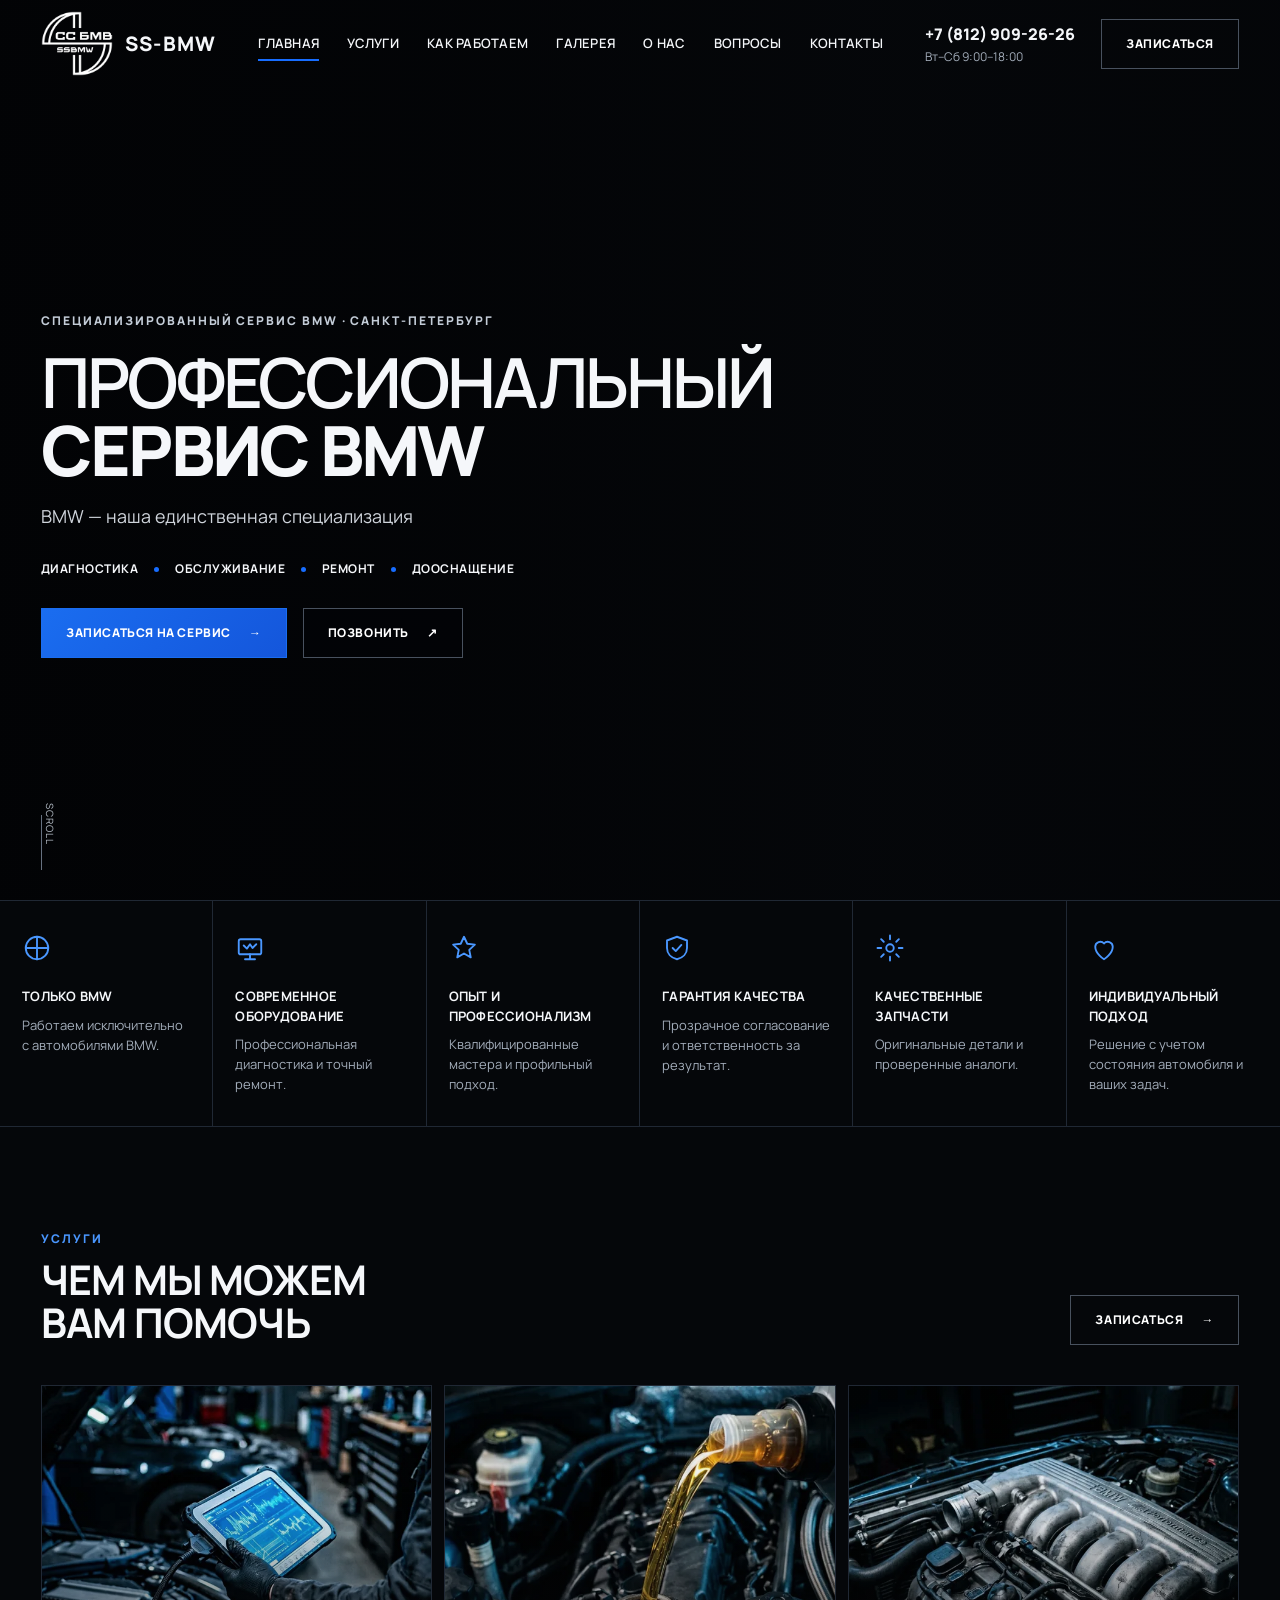
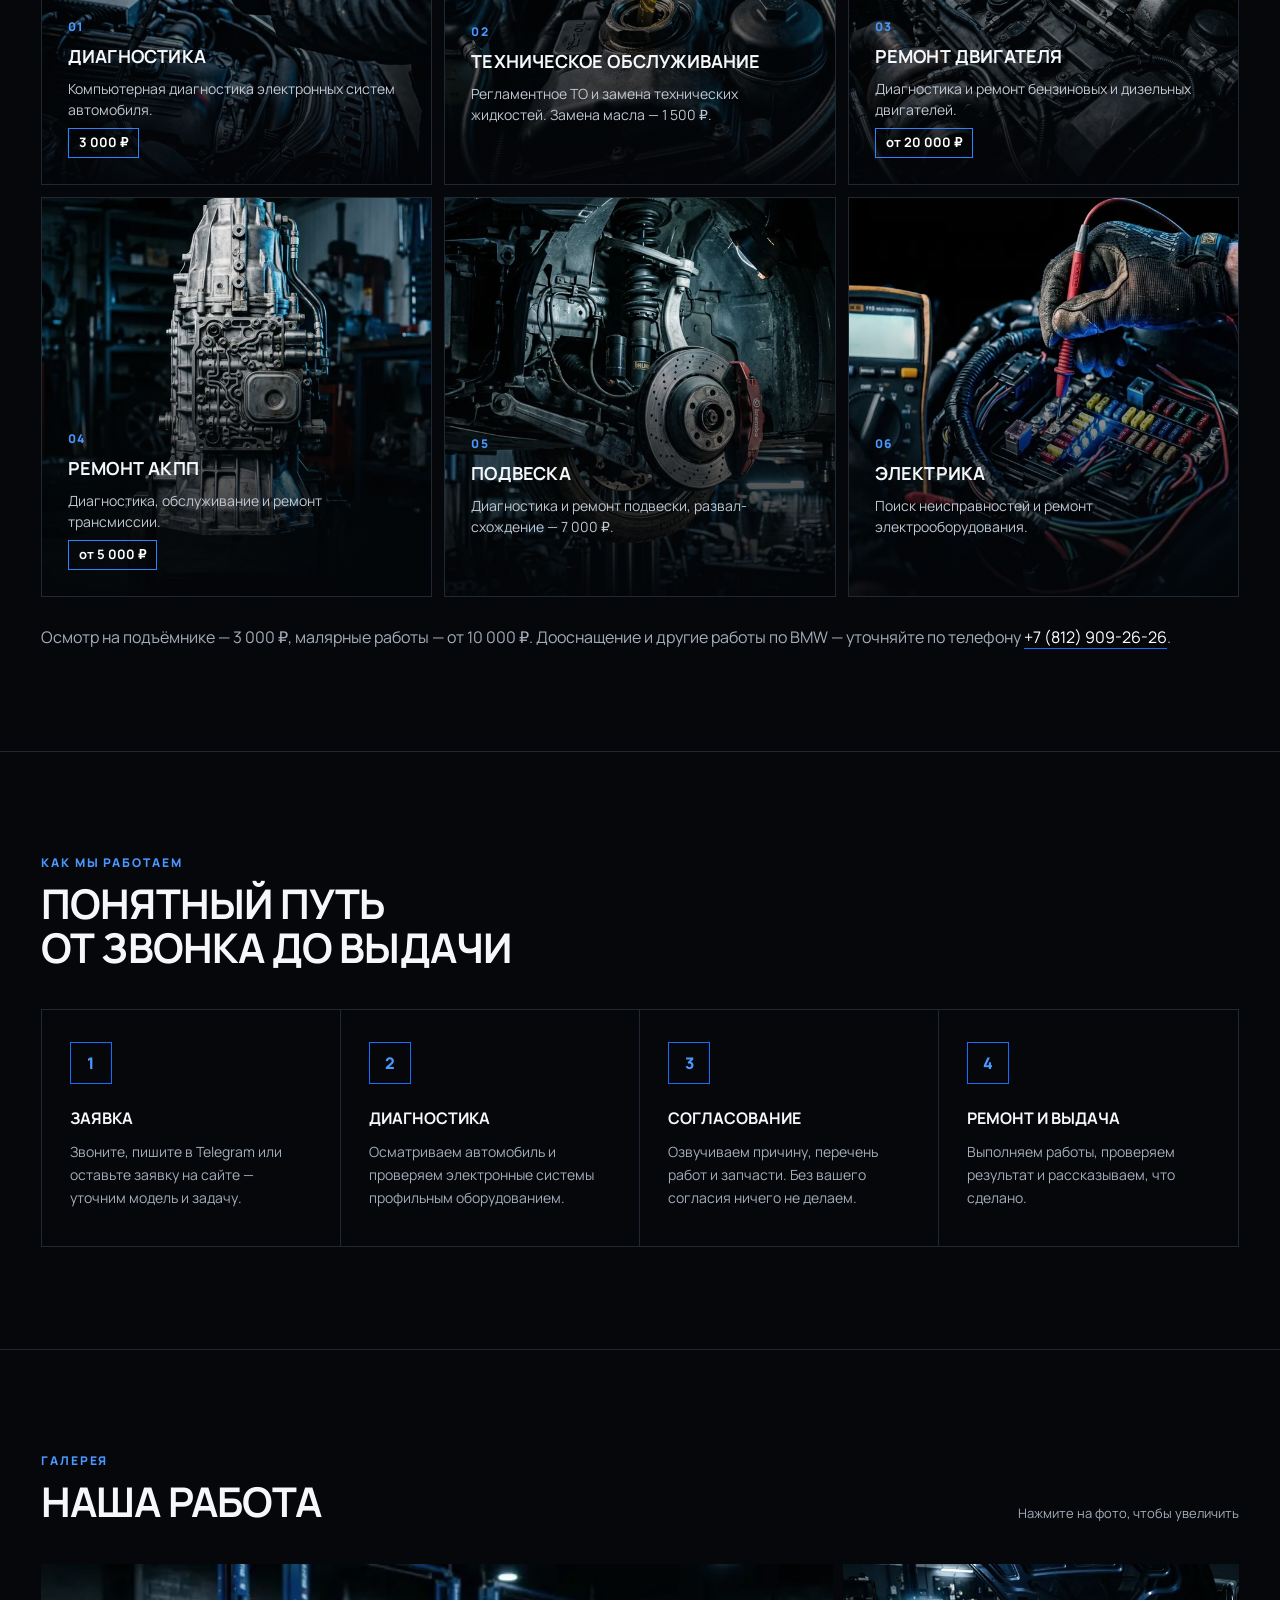
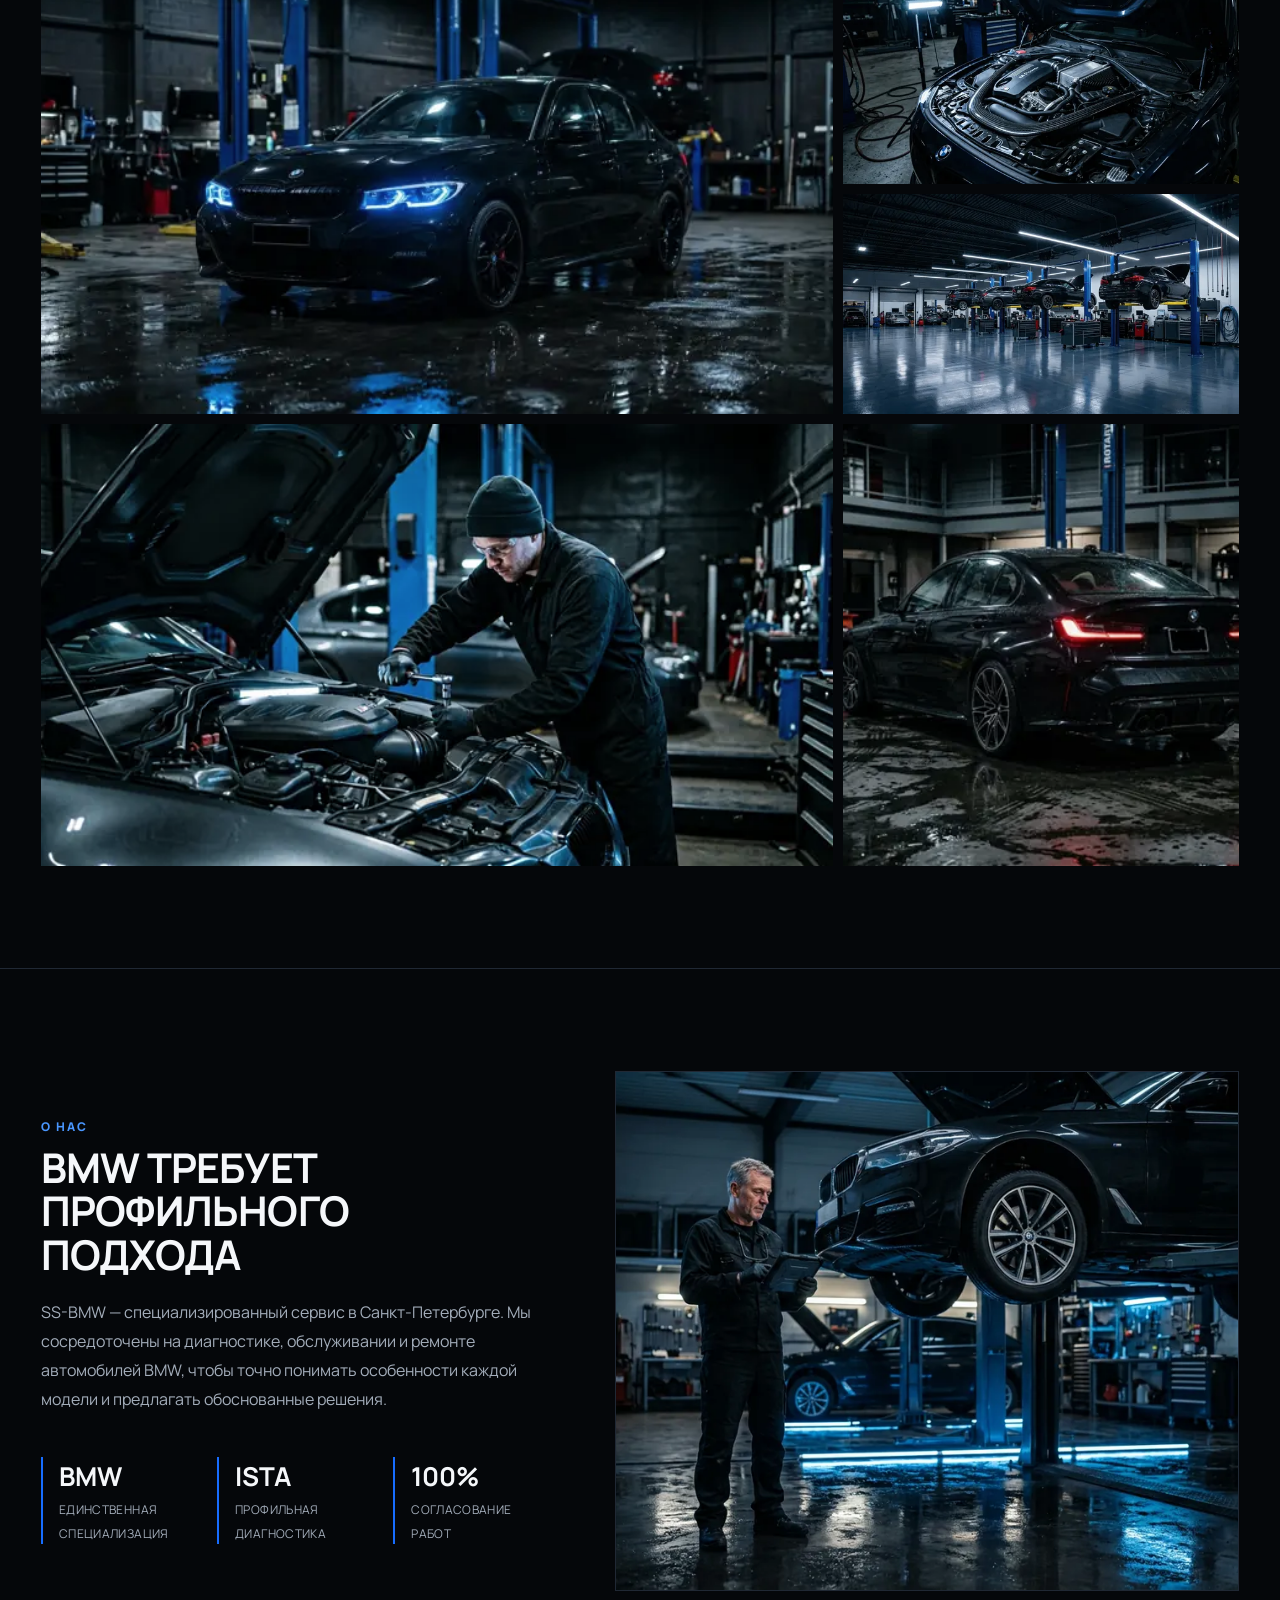
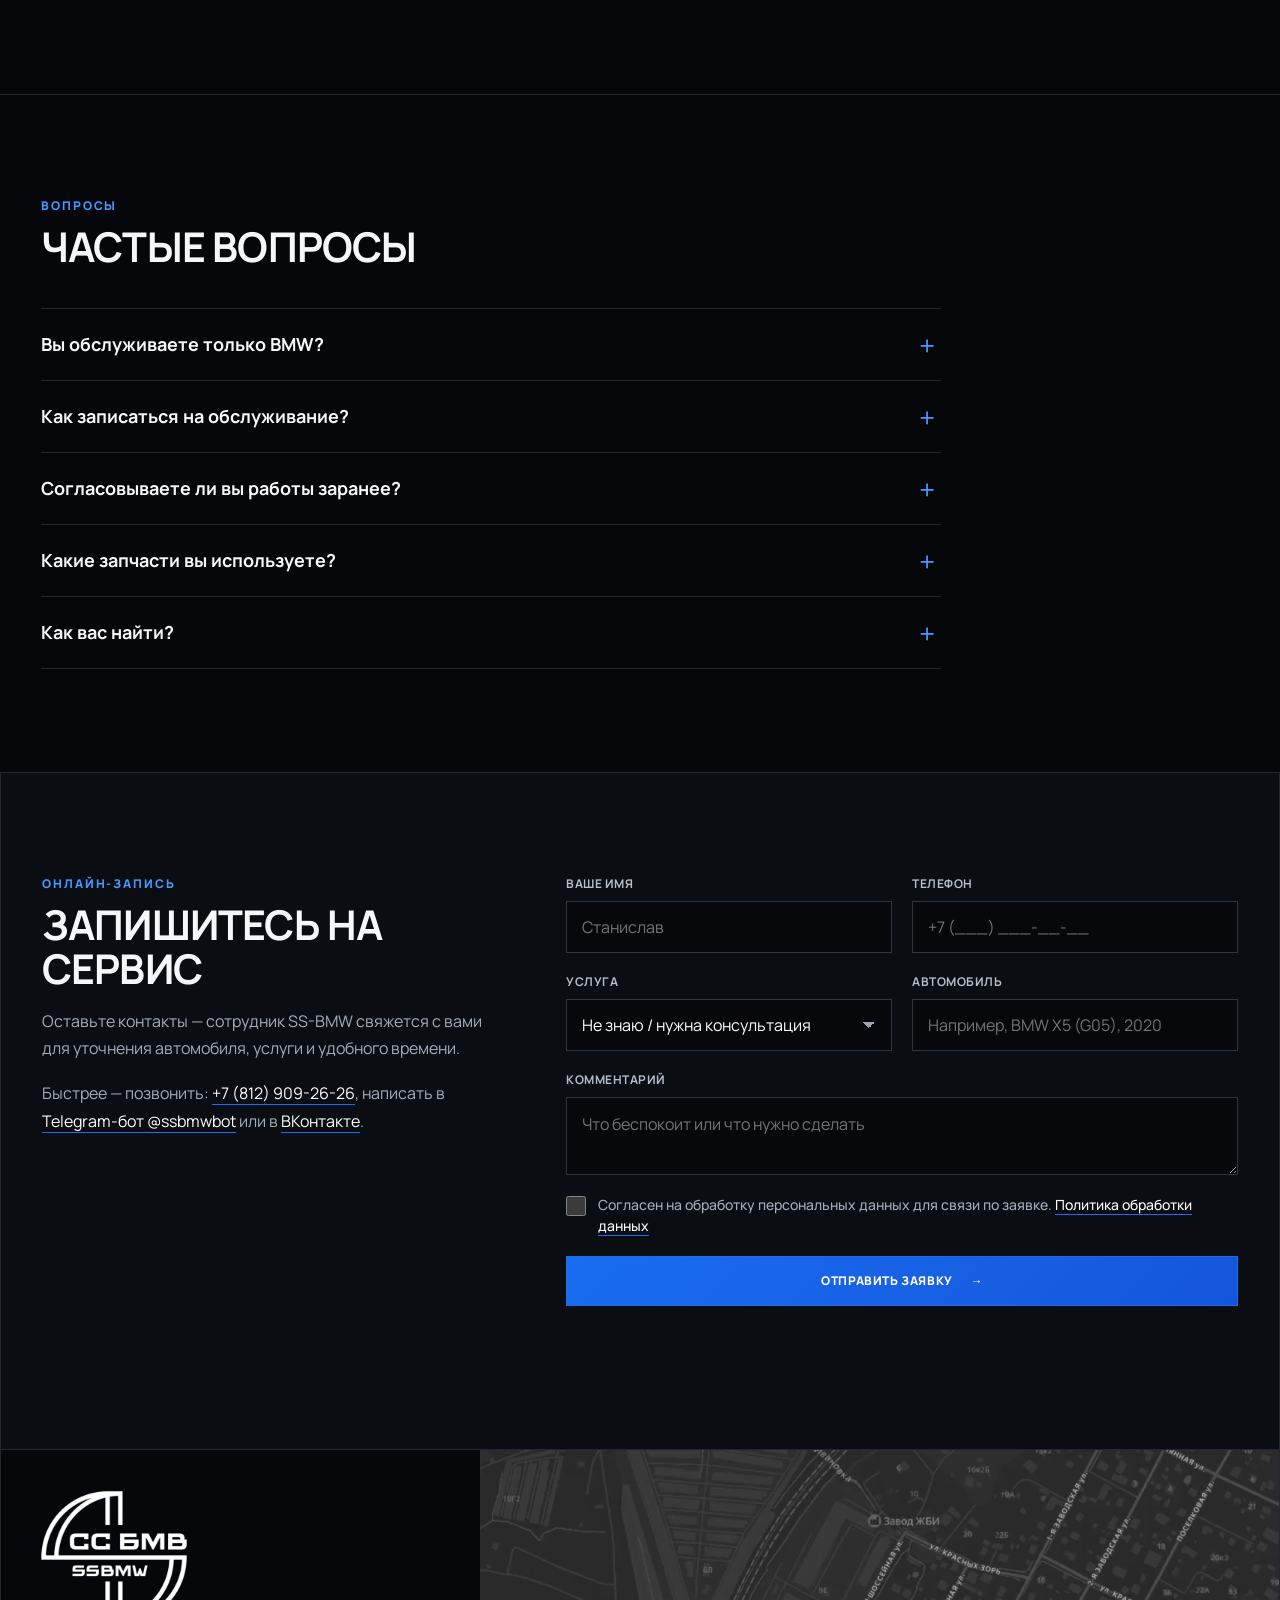
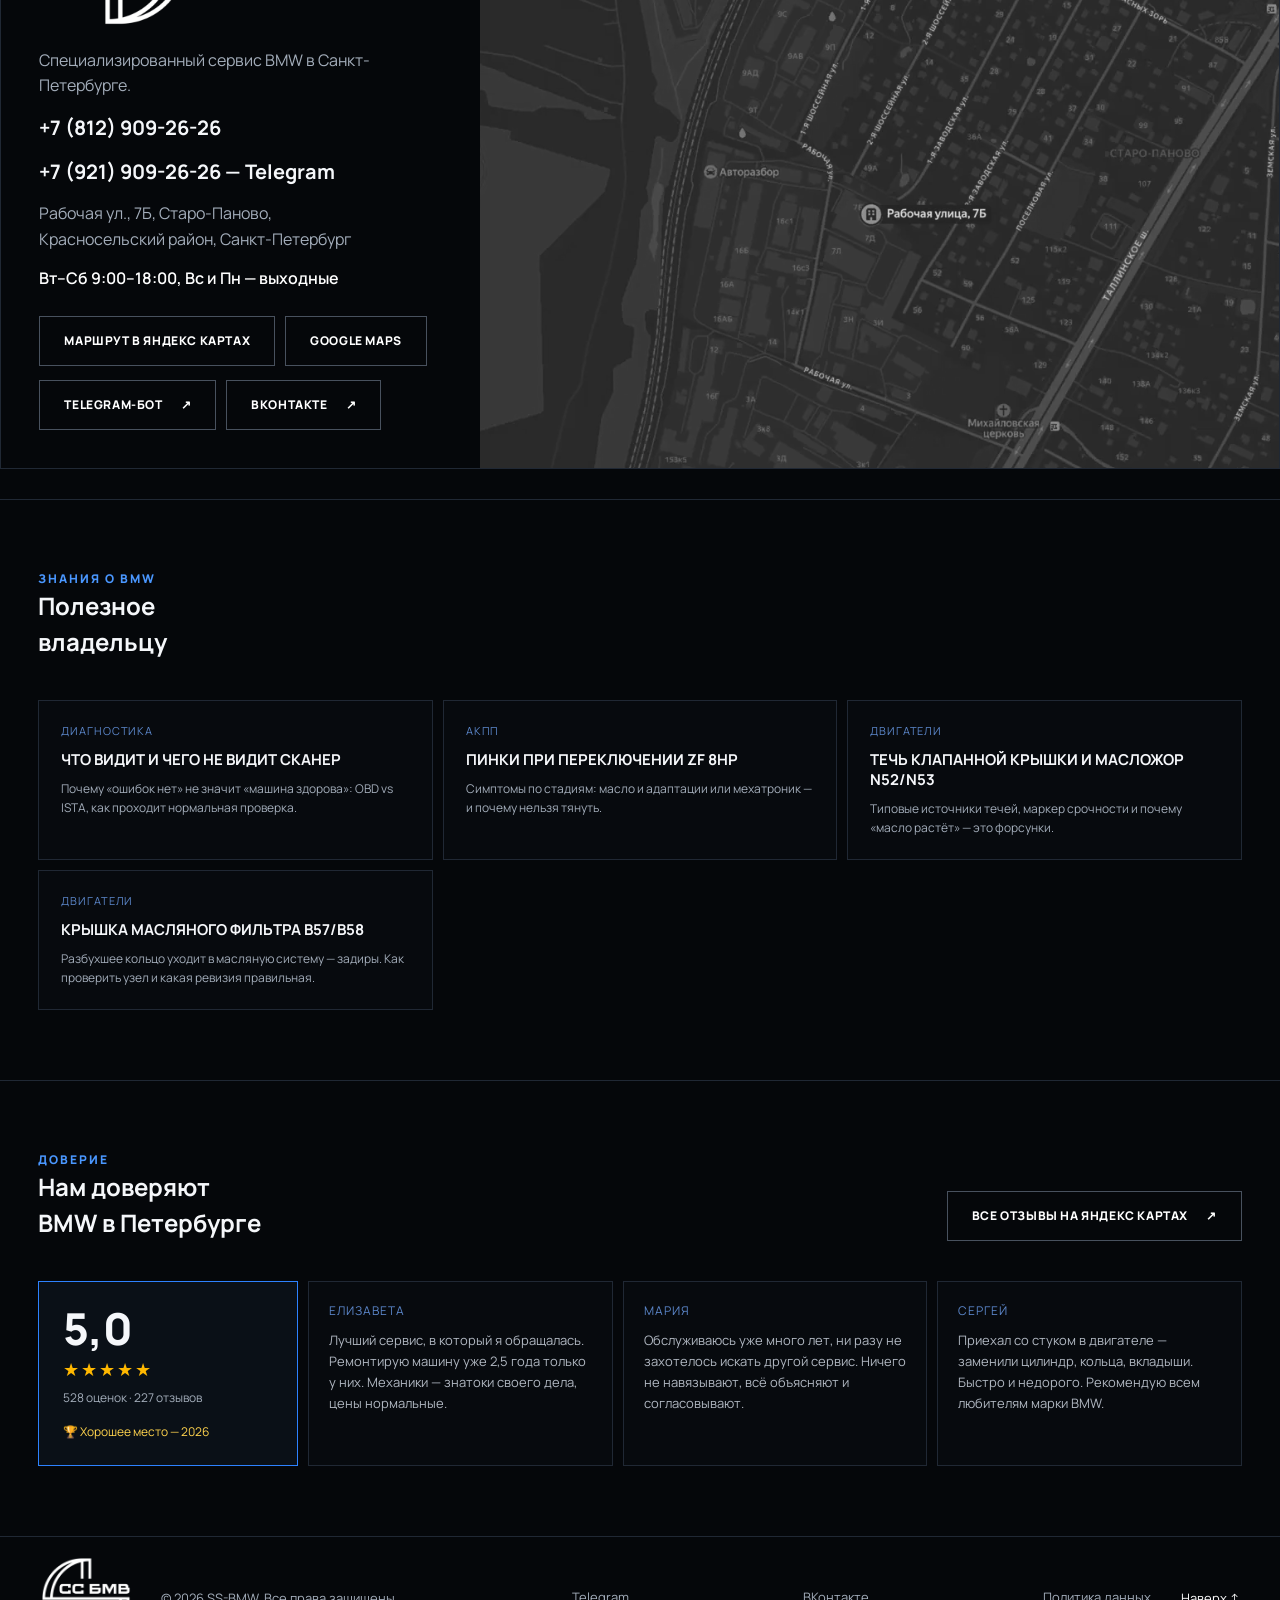
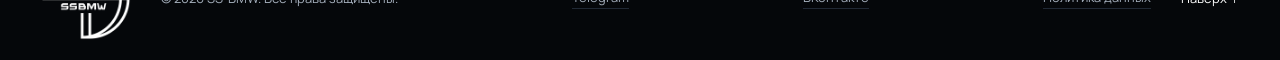
<file: index.html>
<!DOCTYPE html>
<html lang="ru">
<head>
  <meta charset="utf-8">
  <meta name="viewport" content="width=device-width, initial-scale=1">
  <title>SS-BMW — сервис BMW в Санкт-Петербурге: диагностика, ремонт, ТО</title>
  <meta name="description" content="Сервис BMW в Санкт-Петербурге (Старо-Паново): диагностика, ТО, ремонт двигателя, АКПП, подвески, электрики. Только BMW. Запись: +7 (812) 909-26-26.">
  <meta name="theme-color" content="#05070a">
  <meta name="color-scheme" content="dark">
  <link rel="canonical" href="https://ss-bmw.ru/">

  <!-- Favicon / иконки -->
  <link rel="icon" href="assets/brand/favicon.ico" sizes="any">
  <link rel="icon" type="image/png" sizes="32x32" href="assets/brand/favicon-32.png">
  <link rel="apple-touch-icon" href="assets/brand/apple-touch-icon.png">
  <link rel="manifest" href="site.webmanifest">

  <!-- Open Graph / Telegram / соцсети -->
  <meta property="og:type" content="website">
  <meta property="og:locale" content="ru_RU">
  <meta property="og:site_name" content="SS-BMW">
  <meta property="og:title" content="SS-BMW — специализированный сервис BMW в Санкт-Петербурге">
  <meta property="og:description" content="BMW — наша единственная специализация. Диагностика, обслуживание, ремонт и дооснащение. Запись по телефону +7 (812) 909-26-26.">
  <meta property="og:url" content="https://ss-bmw.ru/">
  <meta property="og:image" content="https://ss-bmw.ru/assets/brand/og-image.jpg">
  <meta property="og:image:width" content="1200">
  <meta property="og:image:height" content="630">
  <meta property="og:image:alt" content="SS-BMW — специализированный сервис BMW в Санкт-Петербурге">
  <meta name="twitter:card" content="summary_large_image">

  <!-- Быстрая загрузка: шрифт и главный кадр -->
  <link rel="preload" href="assets/fonts/manrope-cyrillic-wght-normal.woff2" as="font" type="font/woff2" crossorigin>
  <link rel="preload" as="image" href="assets/img/hero.webp" imagesrcset="assets/img/hero-800.webp 800w, assets/img/hero.webp 1600w" imagesizes="100vw" fetchpriority="high">
  <link rel="stylesheet" href="css/styles.css?v=11">
  <link rel="stylesheet" href="articles.css?v=1">

  <noscript><style>.reveal,.fade-in{opacity:1!important;transform:none!important}</style></noscript>

  <script type="application/ld+json">
  {
    "@context": "https://schema.org",
    "@type": "AutoRepair",
    "name": "SS-BMW",
    "description": "Специализированный сервис BMW: диагностика, техническое обслуживание, ремонт двигателя, АКПП, подвески и электрики.",
    "url": "https://ss-bmw.ru/",
    "image": "https://ss-bmw.ru/assets/brand/og-image.jpg",
    "logo": "https://ss-bmw.ru/assets/brand/icon-512.png",
    "telephone": "+78129092626",
    "areaServed": "Санкт-Петербург",
    "address": {
      "@type": "PostalAddress",
      "streetAddress": "Рабочая ул., 7Б",
      "addressLocality": "Санкт-Петербург",
      "addressRegion": "Санкт-Петербург",
      "addressCountry": "RU"
    },
    "openingHoursSpecification": {
      "@type": "OpeningHoursSpecification",
      "dayOfWeek": ["Tuesday","Wednesday","Thursday","Friday","Saturday"],
      "opens": "09:00",
      "closes": "18:00"
    },
    "sameAs": ["https://t.me/ssbmwbot", "https://vk.ru/ssbmw", "https://yandex.ru/maps/org/ss_bmw/170355653963/"],
    "aggregateRating": {"@type": "AggregateRating", "ratingValue": "5.0", "reviewCount": "528"},
    "knowsAbout": ["BMW", "диагностика BMW", "ремонт АКПП", "ремонт двигателя BMW", "ISTA"]
  }
  </script>
</head>
<body>
  <a class="skip-link" href="#main">Перейти к содержимому</a>

  <header class="header" id="header">
    <a class="brand" href="#top" aria-label="SS-BMW — на главную">
      <img src="assets/brand/logo.webp" alt="" width="400" height="366">
      <span class="brand-name">SS-BMW</span>
    </a>
    <nav class="nav" id="nav" aria-label="Основное меню">
      <a href="#top">Главная</a>
      <a href="#services">Услуги</a>
      <a href="#process">Как работаем</a>
      <a href="#gallery">Галерея</a>
      <a href="#about">О нас</a>
      <a href="#faq">Вопросы</a>
      <a href="#contacts">Контакты</a>
      <a class="nav-cta" href="#booking">Записаться</a>
    </nav>
    <div class="header-actions">
      <div class="phone-block">
        <a href="tel:+78129092626">+7 (812) 909-26-26</a>
        <small>Вт–Сб 9:00–18:00</small>
      </div>
      <a class="btn btn-outline desktop" href="#booking">Записаться</a>
      <button class="menu" id="menuBtn" type="button" aria-label="Открыть меню" aria-expanded="false" aria-controls="nav"><i></i><i></i></button>
    </div>
  </header>

  <main id="main">
    <!-- 1. HERO -->
    <section class="hero" id="top">
      <picture class="hero-bg">
        <source media="(max-width: 700px)" srcset="assets/img/hero-800.webp">
        <img src="assets/img/hero.webp" srcset="assets/img/hero-800.webp 800w, assets/img/hero.webp 1600w" sizes="100vw" width="1600" height="893" alt="Чёрный BMW в сервисе SS-BMW с синими ходовыми огнями" fetchpriority="high" decoding="async">
      </picture>
      <div class="hero-shade"></div>
      <div class="hero-content reveal">
        <p class="eyebrow">Специализированный сервис BMW · Санкт-Петербург</p>
        <h1>Профессиональный<br><span>сервис BMW</span></h1>
        <p class="lead">BMW — наша единственная специализация</p>
        <ul class="hero-tags">
          <li>Диагностика</li><li>Обслуживание</li><li>Ремонт</li><li>Дооснащение</li>
        </ul>
        <div class="hero-buttons">
          <a class="btn btn-primary" href="#booking" data-track="hero-booking">Записаться на сервис <em aria-hidden="true">→</em></a>
          <a class="btn btn-dark" href="tel:+78129092626" data-track="hero-call">Позвонить <em aria-hidden="true">↗</em></a>
        </div>
      </div>
      <a class="scroll" href="#benefits" aria-label="Прокрутить вниз">Scroll<span></span></a>
    </section>

    <!-- 2. ПРЕИМУЩЕСТВА -->
    <section class="benefits" id="benefits" aria-labelledby="benefits-title">
      <h2 class="sr-only" id="benefits-title">Преимущества SS-BMW</h2>
      <article>
        <svg class="ico" viewBox="0 0 24 24" aria-hidden="true"><circle cx="12" cy="12" r="9"/><path d="M12 3v18M3 12h18"/></svg>
        <h3>Только BMW</h3><p>Работаем исключительно с автомобилями BMW.</p>
      </article>
      <article>
        <svg class="ico" viewBox="0 0 24 24" aria-hidden="true"><rect x="3" y="5" width="18" height="12" rx="1.5"/><path d="M8 21h8M12 17v4M7 10l2.5 2.5L12 9l2 3 3-3"/></svg>
        <h3>Современное оборудование</h3><p>Профессиональная диагностика и точный ремонт.</p>
      </article>
      <article>
        <svg class="ico" viewBox="0 0 24 24" aria-hidden="true"><path d="M12 3l2.6 5.6 6.1.7-4.5 4.2 1.2 6L12 16.4 6.6 19.5l1.2-6L3.3 9.3l6.1-.7z"/></svg>
        <h3>Опыт и профессионализм</h3><p>Квалифицированные мастера и профильный подход.</p>
      </article>
      <article>
        <svg class="ico" viewBox="0 0 24 24" aria-hidden="true"><path d="M12 3l8 3v6c0 4.4-3.2 7.8-8 9-4.8-1.2-8-4.6-8-9V6z"/><path d="M8.5 12l2.5 2.5 4.5-5"/></svg>
        <h3>Гарантия качества</h3><p>Прозрачное согласование и ответственность за результат.</p>
      </article>
      <article>
        <svg class="ico" viewBox="0 0 24 24" aria-hidden="true"><circle cx="12" cy="12" r="3"/><path d="M12 2v3M12 19v3M2 12h3M19 12h3M4.9 4.9l2.1 2.1M17 17l2.1 2.1M19.1 4.9L17 7M7 17l-2.1 2.1"/></svg>
        <h3>Качественные запчасти</h3><p>Оригинальные детали и проверенные аналоги.</p>
      </article>
      <article>
        <svg class="ico" viewBox="0 0 24 24" aria-hidden="true"><path d="M12 21s-7-4.4-7-10a4 4 0 0 1 7-2.6A4 4 0 0 1 19 11c0 5.6-7 10-7 10z"/></svg>
        <h3>Индивидуальный подход</h3><p>Решение с учетом состояния автомобиля и ваших задач.</p>
      </article>
    </section>

    <!-- 3. УСЛУГИ -->
    <section class="section services" id="services">
      <div class="section-head">
        <div><p class="eyebrow blue">Услуги</p><h2>Чем мы можем<br>вам помочь</h2></div>
        <a href="#booking" class="btn btn-outline">Записаться <em aria-hidden="true">→</em></a>
      </div>
      <div class="service-grid">
        <a class="service-card" href="#booking" data-service="Диагностика">
          <img src="assets/img/svc-1.webp" width="640" height="800" loading="lazy" decoding="async" alt="Компьютерная диагностика BMW с помощью планшета">
          <div><span>01</span><h3>Диагностика</h3><p>Компьютерная диагностика электронных систем автомобиля.</p><b class="price">3 000 ₽</b><b class="more">Записаться →</b></div>
        </a>
        <a class="service-card" href="#booking" data-service="Техническое обслуживание">
          <img src="assets/img/svc-2.webp" width="640" height="800" loading="lazy" decoding="async" alt="Замена моторного масла в двигателе BMW">
          <div><span>02</span><h3>Техническое обслуживание</h3><p>Регламентное ТО и замена технических жидкостей. Замена масла — 1 500 ₽.</p><b class="more">Записаться →</b></div>
        </a>
        <a class="service-card" href="#booking" data-service="Ремонт двигателя">
          <img src="assets/img/svc-3.webp" width="640" height="800" loading="lazy" decoding="async" alt="Рядный шестицилиндровый двигатель BMW крупным планом">
          <div><span>03</span><h3>Ремонт двигателя</h3><p>Диагностика и ремонт бензиновых и дизельных двигателей.</p><b class="price">от 20 000 ₽</b><b class="more">Записаться →</b></div>
        </a>
        <a class="service-card" href="#booking" data-service="Ремонт АКПП">
          <img src="assets/img/svc-4.webp" width="640" height="800" loading="lazy" decoding="async" alt="Автоматическая коробка передач на стенде">
          <div><span>04</span><h3>Ремонт АКПП</h3><p>Диагностика, обслуживание и ремонт трансмиссии.</p><b class="price">от 5 000 ₽</b><b class="more">Записаться →</b></div>
        </a>
        <a class="service-card" href="#booking" data-service="Подвеска">
          <img src="assets/img/svc-5.webp" width="640" height="800" loading="lazy" decoding="async" alt="Передняя подвеска и тормозной диск автомобиля на подъёмнике">
          <div><span>05</span><h3>Подвеска</h3><p>Диагностика и ремонт подвески, развал-схождение — 7 000 ₽.</p><b class="more">Записаться →</b></div>
        </a>
        <a class="service-card" href="#booking" data-service="Электрика">
          <img src="assets/img/svc-6.webp" width="640" height="800" loading="lazy" decoding="async" alt="Проверка электропроводки автомобиля мультиметром">
          <div><span>06</span><h3>Электрика</h3><p>Поиск неисправностей и ремонт электрооборудования.</p><b class="more">Записаться →</b></div>
        </a>
      </div>
      <p class="services-note">Осмотр на подъёмнике — 3 000 ₽, малярные работы — от 10 000 ₽. Дооснащение и другие работы по BMW — уточняйте по телефону <a href="tel:+78129092626">+7 (812) 909-26-26</a>.</p>
    </section>

    <!-- 4. КАК МЫ РАБОТАЕМ -->
    <section class="section process" id="process">
      <div class="section-head">
        <div><p class="eyebrow blue">Как мы работаем</p><h2>Понятный путь<br>от звонка до выдачи</h2></div>
      </div>
      <ol class="steps">
        <li><span>1</span><h3>Заявка</h3><p>Звоните, пишите в Telegram или оставьте заявку на сайте — уточним модель и задачу.</p></li>
        <li><span>2</span><h3>Диагностика</h3><p>Осматриваем автомобиль и проверяем электронные системы профильным оборудованием.</p></li>
        <li><span>3</span><h3>Согласование</h3><p>Озвучиваем причину, перечень работ и запчасти. Без вашего согласия ничего не делаем.</p></li>
        <li><span>4</span><h3>Ремонт и выдача</h3><p>Выполняем работы, проверяем результат и рассказываем, что сделано.</p></li>
      </ol>
    </section>

    <!-- 5. ГАЛЕРЕЯ -->
    <section class="section gallery" id="gallery">
      <div class="section-head">
        <div><p class="eyebrow blue">Галерея</p><h2>Наша работа</h2></div>
        <p class="hint">Нажмите на фото, чтобы увеличить</p>
      </div>
      <div class="gallery-grid">
        <figure class="wide"><button type="button" data-full="assets/img/gal-1.webp" data-alt="BMW в сервисной зоне SS-BMW"><img src="assets/img/gal-1-640.webp" width="640" height="357" loading="lazy" decoding="async" alt="BMW в сервисной зоне SS-BMW"></button></figure>
        <figure><button type="button" data-full="assets/img/gal-2.webp" data-alt="Двигатель BMW под открытым капотом"><img src="assets/img/gal-2-640.webp" width="640" height="357" loading="lazy" decoding="async" alt="Двигатель BMW под открытым капотом"></button></figure>
        <figure><button type="button" data-full="assets/img/gal-3.webp" data-alt="Просторная ремонтная зона с подъёмниками"><img src="assets/img/gal-3-640.webp" width="640" height="357" loading="lazy" decoding="async" alt="Просторная ремонтная зона с подъёмниками"></button></figure>
        <figure><button type="button" data-full="assets/img/gal-4.webp" data-alt="Мастер за работой с двигателем BMW"><img src="assets/img/gal-4-640.webp" width="640" height="357" loading="lazy" decoding="async" alt="Мастер за работой с двигателем BMW"></button></figure>
        <figure><button type="button" data-full="assets/img/gal-5.webp" data-alt="BMW после обслуживания в боксе"><img src="assets/img/gal-5-640.webp" width="640" height="357" loading="lazy" decoding="async" alt="BMW после обслуживания в боксе"></button></figure>
      </div>
    </section>

    <!-- 6. О НАС -->
    <section class="section about" id="about">
      <div class="about-copy">
        <p class="eyebrow blue">О нас</p>
        <h2>BMW требует<br>профильного подхода</h2>
        <p>SS-BMW — специализированный сервис в Санкт-Петербурге. Мы сосредоточены на диагностике, обслуживании и ремонте автомобилей BMW, чтобы точно понимать особенности каждой модели и предлагать обоснованные решения.</p>
        <div class="stats">
          <div><strong>BMW</strong><span>единственная специализация</span></div>
          <div><strong>ISTA</strong><span>профильная диагностика</span></div>
          <div><strong>100%</strong><span>согласование работ</span></div>
        </div>
      </div>
      <div class="about-photo"><img src="assets/img/about.webp" width="1100" height="614" loading="lazy" decoding="async" alt="Мастер SS-BMW осматривает BMW на подъёмнике"></div>
    </section>

    <!-- 7. FAQ -->
    <section class="section faq" id="faq">
      <div class="section-head">
        <div><p class="eyebrow blue">Вопросы</p><h2>Частые вопросы</h2></div>
      </div>
      <div class="faq-list">
        <details>
          <summary>Вы обслуживаете только BMW?</summary>
          <p>Да. BMW — наша единственная специализация: мы знаем особенности моделей и типовые неисправности, поэтому не берёмся за «всё подряд».</p>
        </details>
        <details>
          <summary>Как записаться на обслуживание?</summary>
          <p>Позвоните по номеру +7 (812) 909-26-26, напишите в Telegram или оставьте заявку на сайте — мы свяжемся, уточним автомобиль, задачу и удобное время.</p>
        </details>
        <details>
          <summary>Согласовываете ли вы работы заранее?</summary>
          <p>Всегда. Сначала диагностика и озвучивание причины, перечня работ и запчастей — к ремонту переходим только после вашего согласия.</p>
        </details>
        <details>
          <summary>Какие запчасти вы используете?</summary>
          <p>Оригинальные детали и проверенные аналоги. Вариант подбираем с учётом состояния автомобиля и вашего бюджета.</p>
        </details>
        <details>
          <summary>Как вас найти?</summary>
          <p>Рабочая ул., 7Б, Старо-Паново, Красносельский район, Санкт-Петербург. Работаем со вторника по субботу, с 9:00 до 18:00 (Вс и Пн — выходные).</p>
        </details>
      </div>
    </section>

    <!-- 8. ЗАПИСЬ -->
    <section class="section booking" id="booking">
      <div>
        <p class="eyebrow blue">Онлайн-запись</p>
        <h2>Запишитесь на сервис</h2>
        <p>Оставьте контакты — сотрудник SS-BMW свяжется с вами для уточнения автомобиля, услуги и удобного времени.</p>
        <p class="booking-alt">Быстрее — позвонить: <a href="tel:+78129092626">+7 (812) 909-26-26</a>, написать в <a href="https://t.me/ssbmwbot" target="_blank" rel="noopener">Telegram-бот @ssbmwbot</a> или в <a href="https://vk.ru/ssbmw" target="_blank" rel="noopener">ВКонтакте</a>.</p>
      </div>
      <form id="bookingForm" novalidate data-telegram="https://t.me/+79219092626" data-telegram-user="ssbmwbot" data-endpoint="https://bots.briix.ru/ssbmw-lead">
        <label><span>Ваше имя</span><input type="text" required name="name" autocomplete="name" placeholder="Станислав"></label>
        <label><span>Телефон</span><input required name="phone" type="tel" inputmode="tel" autocomplete="tel" placeholder="+7 (___) ___-__-__"></label>
        <label><span>Услуга</span>
          <select name="service">
            <option value="">Не знаю / нужна консультация</option>
            <option>Диагностика</option>
            <option>Техническое обслуживание</option>
            <option>Ремонт двигателя</option>
            <option>Ремонт АКПП</option>
            <option>Подвеска</option>
            <option>Электрика</option>
            <option>Дооснащение</option>
          </select>
        </label>
        <label><span>Автомобиль</span><input type="text" name="car" autocomplete="off" placeholder="Например, BMW X5 (G05), 2020"></label>
        <label class="full"><span>Комментарий</span><textarea name="comment" rows="2" placeholder="Что беспокоит или что нужно сделать"></textarea></label>
        <input class="hp" type="text" name="website" tabindex="-1" autocomplete="off" aria-hidden="true">
        <label class="check full"><input type="checkbox" name="consent" required><span>Согласен на обработку персональных данных для связи по заявке. <a href="privacy.html" target="_blank">Политика обработки данных</a></span></label>
        <button class="btn btn-primary" type="submit">Отправить заявку <em aria-hidden="true">→</em></button>
        <p class="form-status" id="formStatus" role="status" aria-live="polite"></p>
      </form>
    </section>

    <!-- 9. КОНТАКТЫ -->
    <section class="contacts" id="contacts">
      <div class="contact-main">
        <img src="assets/brand/logo.webp" alt="SS-BMW" width="400" height="366" loading="lazy">
        <p>Специализированный сервис BMW в Санкт-Петербурге.</p>
        <a href="tel:+78129092626">+7 (812) 909-26-26</a>
        <a href="https://t.me/+79219092626" target="_blank" rel="noopener">+7 (921) 909-26-26 — Telegram</a>
        <address>Рабочая ул., 7Б, Старо-Паново,<br>Красносельский район, Санкт-Петербург</address>
        <p class="hours">Вт–Сб 9:00–18:00, Вс и Пн — выходные</p>
        <div class="route">
          <a class="btn btn-outline" href="https://yandex.ru/maps/?text=%D0%A1%D0%B0%D0%BD%D0%BA%D1%82-%D0%9F%D0%B5%D1%82%D0%B5%D1%80%D0%B1%D1%83%D1%80%D0%B3%2C%20%D0%A1%D1%82%D0%B0%D1%80%D0%BE-%D0%9F%D0%B0%D0%BD%D0%BE%D0%B2%D0%BE%2C%20%D0%A0%D0%B0%D0%B1%D0%BE%D1%87%D0%B0%D1%8F%20%D1%83%D0%BB%D0%B8%D1%86%D0%B0%2C%207%D0%91&ll=30.1677%2C59.8142&z=16" target="_blank" rel="noopener">Маршрут в Яндекс Картах</a>
          <a class="btn btn-outline" href="https://www.google.com/maps/search/?api=1&query=%D0%A0%D0%B0%D0%B1%D0%BE%D1%87%D0%B0%D1%8F%20%D1%83%D0%BB%D0%B8%D1%86%D0%B0%207%D0%91%2C%20%D0%A1%D1%82%D0%B0%D1%80%D0%BE-%D0%9F%D0%B0%D0%BD%D0%BE%D0%B2%D0%BE%2C%20%D0%A1%D0%B0%D0%BD%D0%BA%D1%82-%D0%9F%D0%B5%D1%82%D0%B5%D1%80%D0%B1%D1%83%D1%80%D0%B3" target="_blank" rel="noopener">Google Maps</a>
        </div>
        <div class="socials">
          <a class="btn btn-outline" href="https://t.me/ssbmwbot" target="_blank" rel="noopener" data-track="social-tg-bot">Telegram-бот <em aria-hidden="true">↗</em></a>
          <a class="btn btn-outline" href="https://vk.ru/ssbmw" target="_blank" rel="noopener" data-track="social-vk">ВКонтакте <em aria-hidden="true">↗</em></a>
        </div>
      </div>
      <div class="map"><a href="https://yandex.ru/maps/?text=%D0%A1%D0%B0%D0%BD%D0%BA%D1%82-%D0%9F%D0%B5%D1%82%D0%B5%D1%80%D0%B1%D1%83%D1%80%D0%B3%2C%20%D0%A1%D1%82%D0%B0%D1%80%D0%BE-%D0%9F%D0%B0%D0%BD%D0%BE%D0%B2%D0%BE%2C%20%D0%A0%D0%B0%D0%B1%D0%BE%D1%87%D0%B0%D1%8F%20%D1%83%D0%BB%D0%B8%D1%86%D0%B0%2C%207%D0%91&ll=30.1677%2C59.8142&z=16" target="_blank" rel="noopener" aria-label="Открыть в Яндекс Картах"><img src="assets/map.webp" width="1600" height="745" alt="Карта: Рабочая улица, 7Б, Санкт-Петербург" loading="lazy" decoding="async"></a></div>
    </section>
  </main>


    <!-- 10. ЗНАНИЯ О BMW (SEO-статьи; в навигацию сознательно не выносим) -->
    <section class="hub" id="knowledge" aria-label="Знания о BMW">
      <div class="section-head"><div><p class="eyebrow blue">Знания о BMW</p><h2>Полезное<br>владельцу</h2></div></div>
      <div class="hub-grid">
        <a class="hub-card" href="/articles/diagnostika-bmw.html"><span>Диагностика</span><h3>Что видит и чего не видит сканер</h3><p>Почему «ошибок нет» не значит «машина здорова»: OBD vs ISTA, как проходит нормальная проверка.</p></a>
        <a class="hub-card" href="/articles/akpp-zf8hp-pinki.html"><span>АКПП</span><h3>Пинки при переключении ZF 8HP</h3><p>Симптомы по стадиям: масло и адаптации или мехатроник — и почему нельзя тянуть.</p></a>
        <a class="hub-card" href="/articles/n52-n53-maslozhir.html"><span>Двигатели</span><h3>Течь клапанной крышки и масложор N52/N53</h3><p>Типовые источники течей, маркер срочности и почему «масло растёт» — это форсунки.</p></a>
        <a class="hub-card" href="/articles/kryshka-maslyanogo-filtra-b57.html"><span>Двигатели</span><h3>Крышка масляного фильтра B57/B58</h3><p>Разбухшее кольцо уходит в масляную систему — задиры. Как проверить узел и какая ревизия правильная.</p></a>
      </div>
    </section>

    <!-- 11. ДОВЕРИЕ: рейтинг Яндекс Карт + отзывы (данные карточки 170355653963) -->
    <section class="trust" id="reviews" aria-label="Отзывы и рейтинг">
      <div class="section-head"><div><p class="eyebrow blue">Доверие</p><h2>Нам доверяют<br>BMW в Петербурге</h2></div><a class="btn btn-outline" href="https://yandex.ru/maps/org/ss_bmw/170355653963/" target="_blank" rel="noopener">Все отзывы на Яндекс Картах <em aria-hidden="true">↗</em></a></div>
      <div class="trust-grid">
        <div class="trust-score">
          <div class="score-num">5,0</div>
          <div class="score-stars" aria-hidden="true">★★★★★</div>
          <div class="score-sub">528 оценок · 227 отзывов</div>
          <div class="score-badge">🏆 Хорошее место — 2026</div>
        </div>
        <figure class="trust-quote">
          <figcaption>Елизавета</figcaption>
          <blockquote>Лучший сервис, в который я обращалась. Ремонтирую машину уже 2,5 года только у них. Механики — знатоки своего дела, цены нормальные.</blockquote>
        </figure>
        <figure class="trust-quote">
          <figcaption>Мария</figcaption>
          <blockquote>Обслуживаюсь уже много лет, ни разу не захотелось искать другой сервис. Ничего не навязывают, всё объясняют и согласовывают.</blockquote>
        </figure>
        <figure class="trust-quote">
          <figcaption>Сергей</figcaption>
          <blockquote>Приехал со стуком в двигателе — заменили цилиндр, кольца, вкладыши. Быстро и недорого. Рекомендую всем любителям марки BMW.</blockquote>
        </figure>
      </div>
    </section>
  <footer>
    <img src="assets/brand/logo.webp" alt="SS-BMW" width="400" height="366" loading="lazy">
    <span>© 2026 SS-BMW. Все права защищены.</span>
    <a class="footer-link" href="https://t.me/ssbmwbot" target="_blank" rel="noopener">Telegram</a>
    <a class="footer-link" href="https://vk.ru/ssbmw" target="_blank" rel="noopener">ВКонтакте</a>
    <a class="footer-link" href="privacy.html">Политика данных</a>
    <a class="to-top" href="#top">Наверх ↑</a>
  </footer>

  <!-- Липкая панель на телефоне -->
  <nav class="dock" aria-label="Быстрая связь">
    <a href="tel:+78129092626" data-track="dock-call">Позвонить</a>
    <a href="https://t.me/+79219092626" target="_blank" rel="noopener" data-track="dock-telegram">Telegram</a>
    <a class="primary" href="#booking" data-track="dock-booking">Записаться</a>
  </nav>

  <dialog class="lightbox" id="lightbox" aria-label="Просмотр фото">
    <button type="button" class="lb-close" aria-label="Закрыть">×</button>
    <button type="button" class="lb-nav lb-prev" aria-label="Предыдущее фото">←</button>
    <img alt="" src="[data-uri]">
    <button type="button" class="lb-nav lb-next" aria-label="Следующее фото">→</button>
    <p class="lb-count" aria-live="polite"></p>
  </dialog>

  <script src="js/main.js?v=6" defer></script>
</body>
</html>
</file>
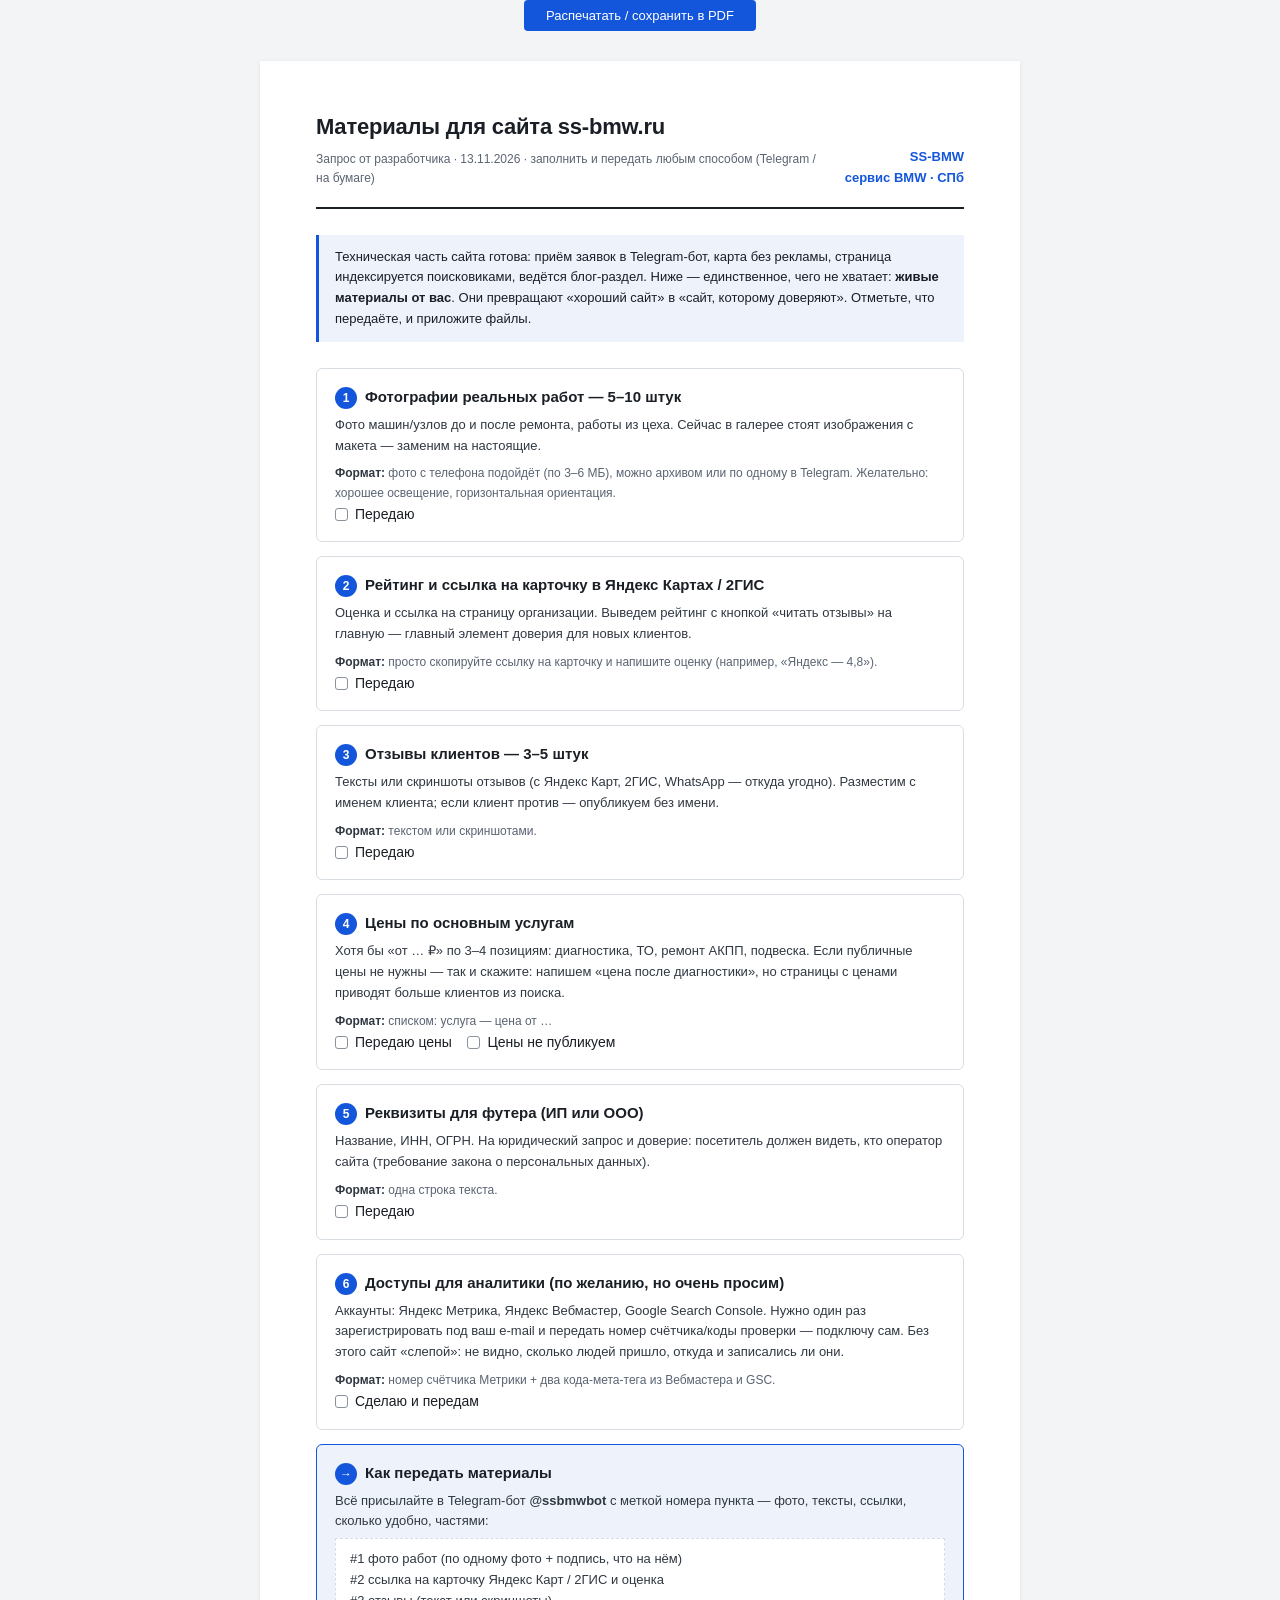
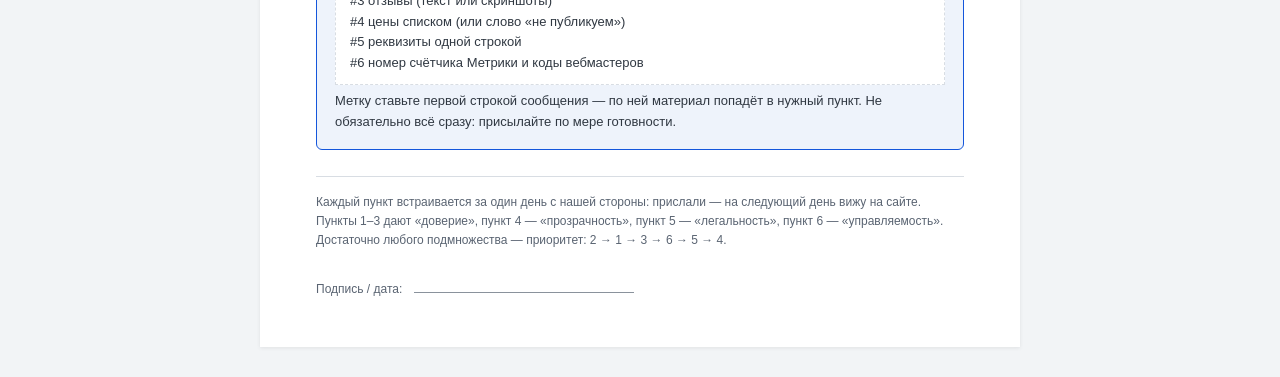
<file: client-brief.html>
<!DOCTYPE html>
<html lang="ru">
<head>
  <meta charset="utf-8">
  <meta name="viewport" content="width=device-width, initial-scale=1">
  <meta name="robots" content="noindex, nofollow">
  <title>Материалы для сайта SS-BMW — запрос владельцу</title>
  <style>
    :root { --ink: #1a1f26; --muted: #5a6472; --line: #d8dde3; --blue: #1456db; }
    * { box-sizing: border-box; }
    body { margin: 0; background: #f2f4f6; color: var(--ink); font: 14px/1.6 Arial, sans-serif; }
    .page { max-width: 760px; margin: 30px auto; background: #fff; padding: 48px 56px; box-shadow: 0 1px 4px rgba(0,0,0,.08); }
    header.doc { border-bottom: 2px solid var(--ink); padding-bottom: 18px; margin-bottom: 26px; display: flex; justify-content: space-between; align-items: flex-end; gap: 20px; }
    header.doc h1 { margin: 0; font-size: 22px; letter-spacing: -.01em; }
    header.doc .sub { color: var(--muted); font-size: 12px; margin-top: 6px; }
    header.doc .brand { text-align: right; color: var(--blue); font-weight: bold; font-size: 13px; white-space: nowrap; }
    .intro { background: #eef3fb; border-left: 3px solid var(--blue); padding: 12px 16px; font-size: 13px; margin: 0 0 26px; }
    .item { border: 1px solid var(--line); border-radius: 6px; padding: 16px 18px; margin-bottom: 14px; break-inside: avoid; }
    .item h2 { margin: 0 0 6px; font-size: 15px; }
    .item h2 .num { display: inline-block; width: 22px; height: 22px; border-radius: 50%; background: var(--blue); color: #fff; text-align: center; line-height: 22px; font-size: 12px; margin-right: 8px; }
    .item p { margin: 6px 0 0; font-size: 13px; color: #303842; }
    .item .fmt { margin-top: 8px; font-size: 12px; color: var(--muted); }
    .item .fmt b { color: #303842; }
    .box { display: inline-block; width: 13px; height: 13px; border: 1.5px solid #8a929c; border-radius: 3px; margin-right: 7px; vertical-align: -2px; }
    .why { color: var(--muted); font-size: 12px; margin-top: 6px; }
    .closing { margin-top: 26px; padding-top: 16px; border-top: 1px solid var(--line); font-size: 12px; color: var(--muted); }
    .sign { margin-top: 30px; color: var(--muted); font-size: 12px; }
    .sign .line { display: inline-block; width: 220px; border-bottom: 1px solid #8a929c; margin-left: 8px; }
    @media print {
      body { background: #fff; }
      .page { box-shadow: none; margin: 0; max-width: none; padding: 20px 8mm; }
      .item { border-color: #c5cbd1; }
      .no-print { display: none; }
    }
    .toolbar { max-width: 760px; margin: 0 auto 12px; text-align: center; }
    .toolbar button { font: 13px Arial; padding: 8px 22px; background: var(--blue); color: #fff; border: 0; border-radius: 4px; cursor: pointer; }
  </style>
</head>
<body>
  <div class="toolbar no-print"><button onclick="window.print()">Распечатать / сохранить в PDF</button></div>
  <div class="page">
    <header class="doc">
      <div>
        <h1>Материалы для сайта ss-bmw.ru</h1>
        <div class="sub">Запрос от разработчика · 13.11.2026 · заполнить и передать любым способом (Telegram / на бумаге)</div>
      </div>
      <div class="brand">SS-BMW<br>сервис BMW · СПб</div>
    </header>

    <p class="intro">Техническая часть сайта готова: приём заявок в Telegram-бот, карта без рекламы, страница индексируется поисковиками, ведётся блог-раздел. Ниже — единственное, чего не хватает: <b>живые материалы от вас</b>. Они превращают «хороший сайт» в «сайт, которому доверяют». Отметьте, что передаёте, и приложите файлы.</p>

    <div class="item">
      <h2><span class="num">1</span>Фотографии реальных работ — 5–10 штук</h2>
      <p>Фото машин/узлов до и после ремонта, работы из цеха. Сейчас в галерее стоят изображения с макета — заменим на настоящие.</p>
      <p class="fmt"><b>Формат:</b> фото с телефона подойдёт (по 3–6 МБ), можно архивом или по одному в Telegram. Желательно: хорошее освещение, горизонтальная ориентация.</p>
      <span class="box"></span>Передаю
    </div>

    <div class="item">
      <h2><span class="num">2</span>Рейтинг и ссылка на карточку в Яндекс Картах / 2ГИС</h2>
      <p>Оценка и ссылка на страницу организации. Выведем рейтинг с кнопкой «читать отзывы» на главную — главный элемент доверия для новых клиентов.</p>
      <p class="fmt"><b>Формат:</b> просто скопируйте ссылку на карточку и напишите оценку (например, «Яндекс — 4,8»).</p>
      <span class="box"></span>Передаю
    </div>

    <div class="item">
      <h2><span class="num">3</span>Отзывы клиентов — 3–5 штук</h2>
      <p>Тексты или скриншоты отзывов (с Яндекс Карт, 2ГИС, WhatsApp — откуда угодно). Разместим с именем клиента; если клиент против — опубликуем без имени.</p>
      <p class="fmt"><b>Формат:</b> текстом или скриншотами.</p>
      <span class="box"></span>Передаю
    </div>

    <div class="item">
      <h2><span class="num">4</span>Цены по основным услугам</h2>
      <p>Хотя бы «от … ₽» по 3–4 позициям: диагностика, ТО, ремонт АКПП, подвеска. Если публичные цены не нужны — так и скажите: напишем «цена после диагностики», но страницы с ценами приводят больше клиентов из поиска.</p>
      <p class="fmt"><b>Формат:</b> списком: услуга — цена от …</p>
      <span class="box"></span>Передаю цены &nbsp;&nbsp; <span class="box"></span>Цены не публикуем
    </div>

    <div class="item">
      <h2><span class="num">5</span>Реквизиты для футера (ИП или ООО)</h2>
      <p>Название, ИНН, ОГРН. На юридический запрос и доверие: посетитель должен видеть, кто оператор сайта (требование закона о персональных данных).</p>
      <p class="fmt"><b>Формат:</b> одна строка текста.</p>
      <span class="box"></span>Передаю
    </div>

    <div class="item">
      <h2><span class="num">6</span>Доступы для аналитики (по желанию, но очень просим)</h2>
      <p>Аккаунты: Яндекс Метрика, Яндекс Вебмастер, Google Search Console. Нужно один раз зарегистрировать под ваш e-mail и передать номер счётчика/коды проверки — подключу сам. Без этого сайт «слепой»: не видно, сколько людей пришло, откуда и записались ли они.</p>
      <p class="fmt"><b>Формат:</b> номер счётчика Метрики + два кода-мета-тега из Вебмастера и GSC.</p>
      <span class="box"></span>Сделаю и передам
    </div>

    <div class="item" style="border-color: var(--blue); background: #eef3fb;">
      <h2><span class="num">→</span>Как передать материалы</h2>
      <p>Всё присылайте в Telegram-бот <b>@ssbmwbot</b> с меткой номера пункта — фото, тексты, ссылки, сколько удобно, частями:</p>
      <p style="background:#fff;border:1px dashed var(--line);padding:10px 14px;font-size:13px">
        #1 фото работ (по одному фото + подпись, что на нём)<br>
        #2 ссылка на карточку Яндекс Карт / 2ГИС и оценка<br>
        #3 отзывы (текст или скриншоты)<br>
        #4 цены списком (или слово «не публикуем»)<br>
        #5 реквизиты одной строкой<br>
        #6 номер счётчика Метрики и коды вебмастеров
      </p>
      <p class="why">Метку ставьте первой строкой сообщения — по ней материал попадёт в нужный пункт. Не обязательно всё сразу: присылайте по мере готовности.</p>
    </div>

    <p class="closing">Каждый пункт встраивается за один день с нашей стороны: прислали — на следующий день вижу на сайте. Пункты 1–3 дают «доверие», пункт 4 — «прозрачность», пункт 5 — «легальность», пункт 6 — «управляемость». Достаточно любого подмножества — приоритет: 2 → 1 → 3 → 6 → 5 → 4.</p>

    <div class="sign">
      Подпись / дата: <span class="line"></span>
    </div>
  </div>
  <script>/* печать по кнопке; страница скрыта от поисковиков */</script>
</body>
</html>
</file>
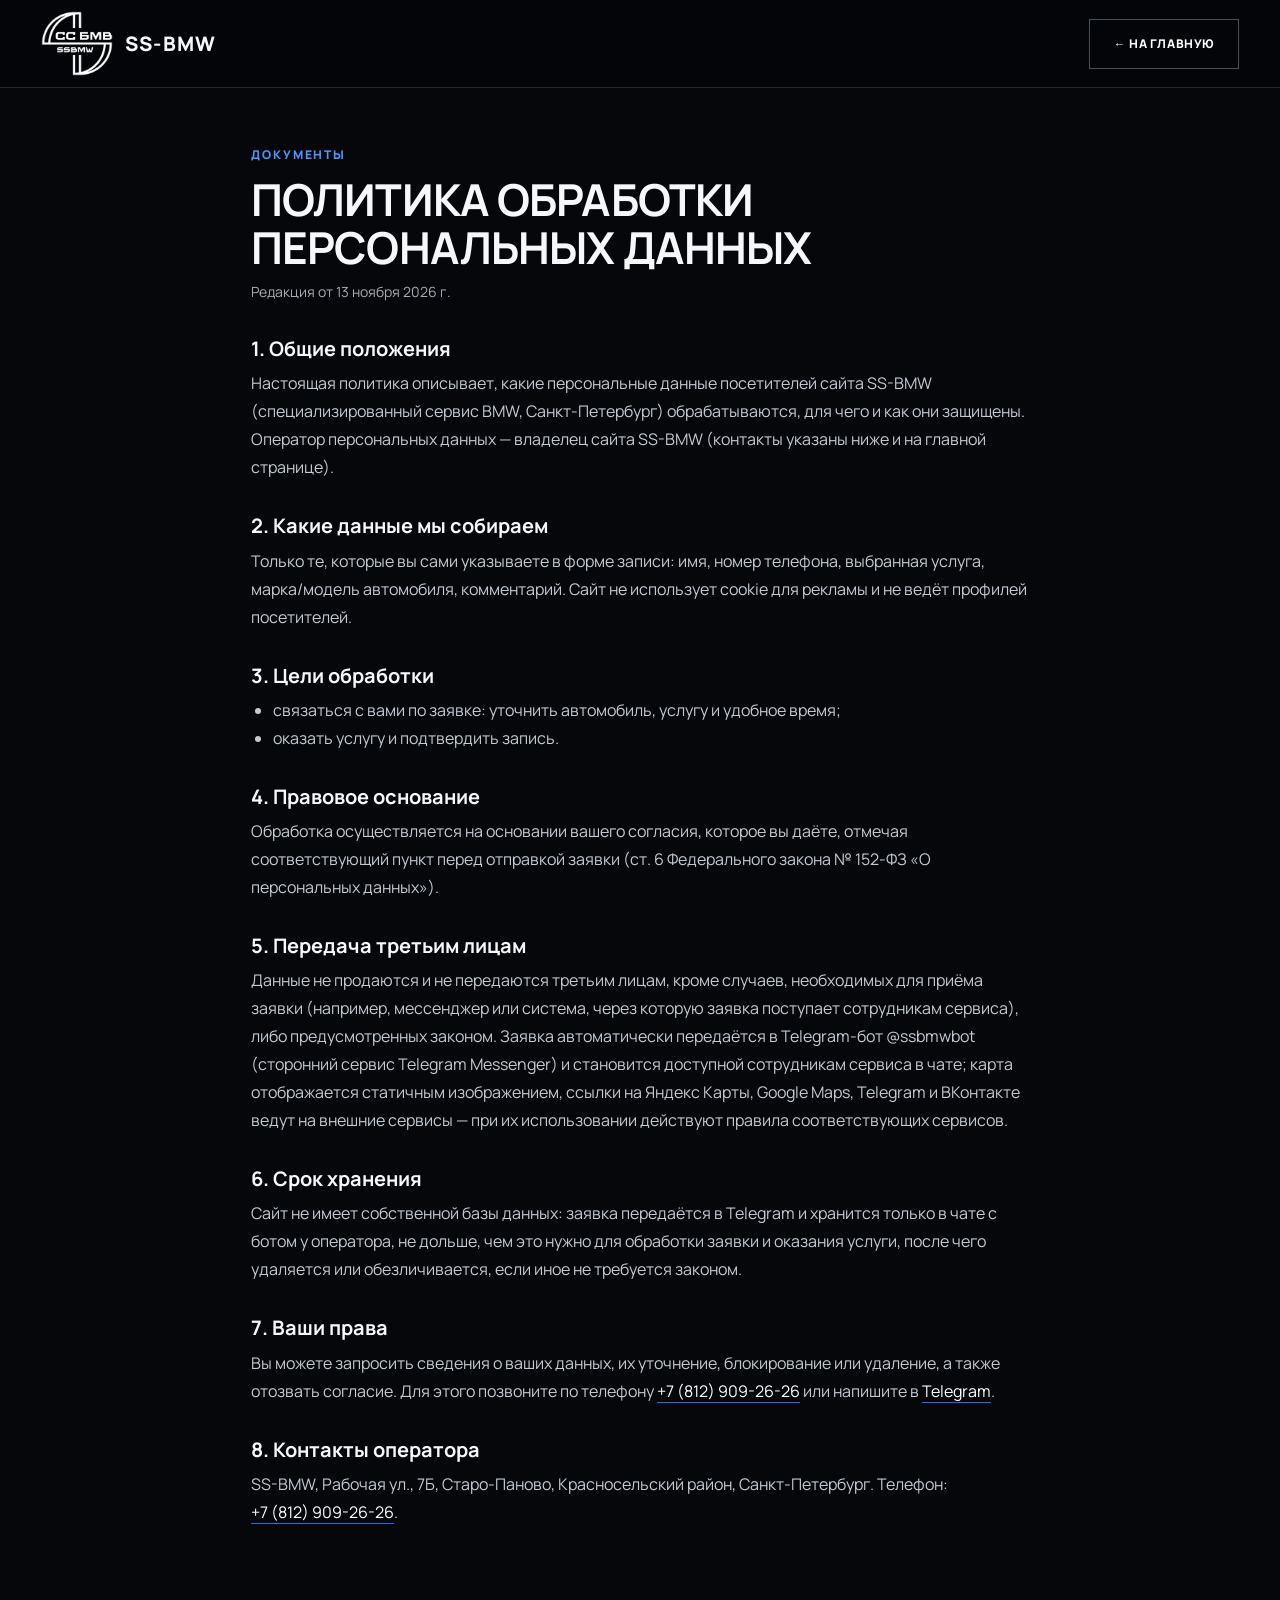
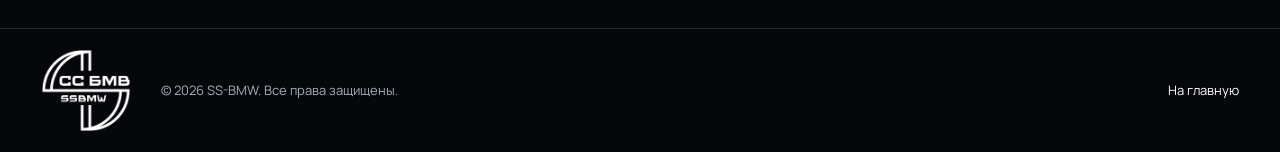
<file: privacy.html>
<!DOCTYPE html>
<html lang="ru">
<head>
  <meta charset="utf-8">
  <meta name="viewport" content="width=device-width, initial-scale=1">
  <title>Политика обработки персональных данных — SS-BMW</title>
  <meta name="description" content="Политика обработки персональных данных сайта SS-BMW: какие данные мы собираем через форму записи, зачем и как их защищаем.">
  <meta name="theme-color" content="#05070a">
  <link rel="canonical" href="https://bestdeejay-design.github.io/SS-BMW-site/privacy.html">
  <link rel="icon" href="assets/brand/favicon.ico" sizes="any">
  <link rel="icon" type="image/png" sizes="32x32" href="assets/brand/favicon-32.png">
  <link rel="apple-touch-icon" href="assets/brand/apple-touch-icon.png">
  <link rel="stylesheet" href="css/styles.css?v=4">
</head>
<body>
  <header class="header scrolled">
    <a class="brand" href="./" aria-label="SS-BMW — на главную">
      <img src="assets/brand/logo.webp" alt="" width="400" height="366">
      <span class="brand-name">SS-BMW</span>
    </a>
    <div class="header-actions" style="margin-left:auto">
      <a class="btn btn-outline" href="./">← На главную</a>
    </div>
  </header>

  <main class="section legal" id="main">
    <p class="eyebrow blue">Документы</p>
    <h1>Политика обработки персональных данных</h1>
    <p class="updated">Редакция от 13 ноября 2026 г.</p>

    <h2>1. Общие положения</h2>
    <p>Настоящая политика описывает, какие персональные данные посетителей сайта SS-BMW (специализированный сервис BMW, Санкт-Петербург) обрабатываются, для чего и как они защищены. Оператор персональных данных — владелец сайта SS-BMW (контакты указаны ниже и на главной странице).</p>

    <h2>2. Какие данные мы собираем</h2>
    <p>Только те, которые вы сами указываете в форме записи: имя, номер телефона, выбранная услуга, марка/модель автомобиля, комментарий. Сайт не использует cookie для рекламы и не ведёт профилей посетителей.</p>

    <h2>3. Цели обработки</h2>
    <ul>
      <li>связаться с вами по заявке: уточнить автомобиль, услугу и удобное время;</li>
      <li>оказать услугу и подтвердить запись.</li>
    </ul>

    <h2>4. Правовое основание</h2>
    <p>Обработка осуществляется на основании вашего согласия, которое вы даёте, отмечая соответствующий пункт перед отправкой заявки (ст. 6 Федерального закона № 152-ФЗ «О персональных данных»).</p>

    <h2>5. Передача третьим лицам</h2>
    <p>Данные не продаются и не передаются третьим лицам, кроме случаев, необходимых для приёма заявки (например, мессенджер или система, через которую заявка поступает сотрудникам сервиса), либо предусмотренных законом. Заявка автоматически передаётся в Telegram-бот @ssbmwbot (сторонний сервис Telegram Messenger) и становится доступной сотрудникам сервиса в чате; карта отображается статичным изображением, ссылки на Яндекс Карты, Google Maps, Telegram и ВКонтакте ведут на внешние сервисы — при их использовании действуют правила соответствующих сервисов.</p>

    <h2>6. Срок хранения</h2>
    <p>Сайт не имеет собственной базы данных: заявка передаётся в Telegram и хранится только в чате с ботом у оператора, не дольше, чем это нужно для обработки заявки и оказания услуги, после чего удаляется или обезличивается, если иное не требуется законом.</p>

    <h2>7. Ваши права</h2>
    <p>Вы можете запросить сведения о ваших данных, их уточнение, блокирование или удаление, а также отозвать согласие. Для этого позвоните по телефону <a href="tel:+78129092626">+7 (812) 909-26-26</a> или напишите в <a href="https://t.me/+79219092626" target="_blank" rel="noopener">Telegram</a>.</p>

    <h2>8. Контакты оператора</h2>
    <p>SS-BMW, Рабочая ул., 7Б, Старо-Паново, Красносельский район, Санкт-Петербург. Телефон: <a href="tel:+78129092626">+7 (812) 909-26-26</a>.</p>
    <!-- TODO владельцу сайта: добавить полное наименование оператора (ИП/ООО), ИНН/ОГРН и e-mail для обращений. -->
  </main>

  <footer>
    <img src="assets/brand/logo.webp" alt="SS-BMW" width="400" height="366" loading="lazy">
    <span>© 2026 SS-BMW. Все права защищены.</span>
    <a class="to-top" href="./" style="margin-left:auto">На главную</a>
  </footer>
</body>
</html>
</file>
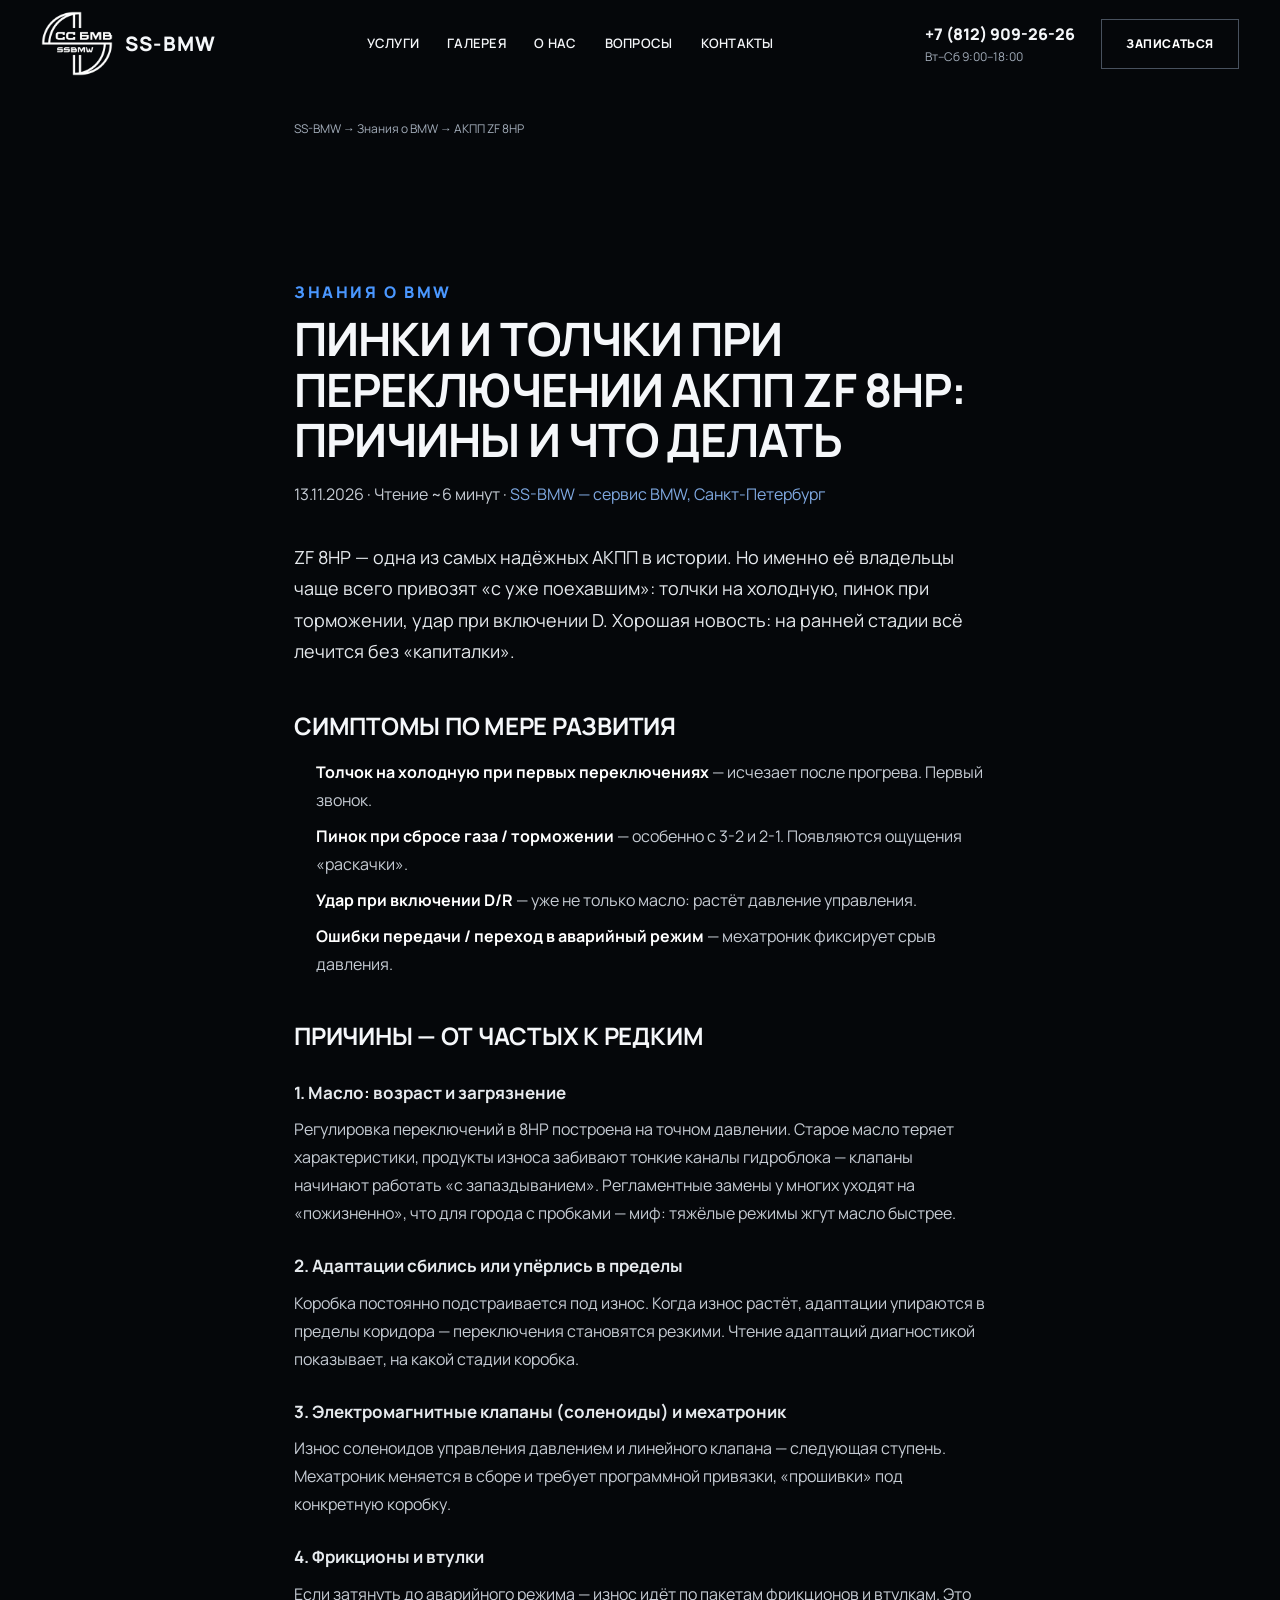
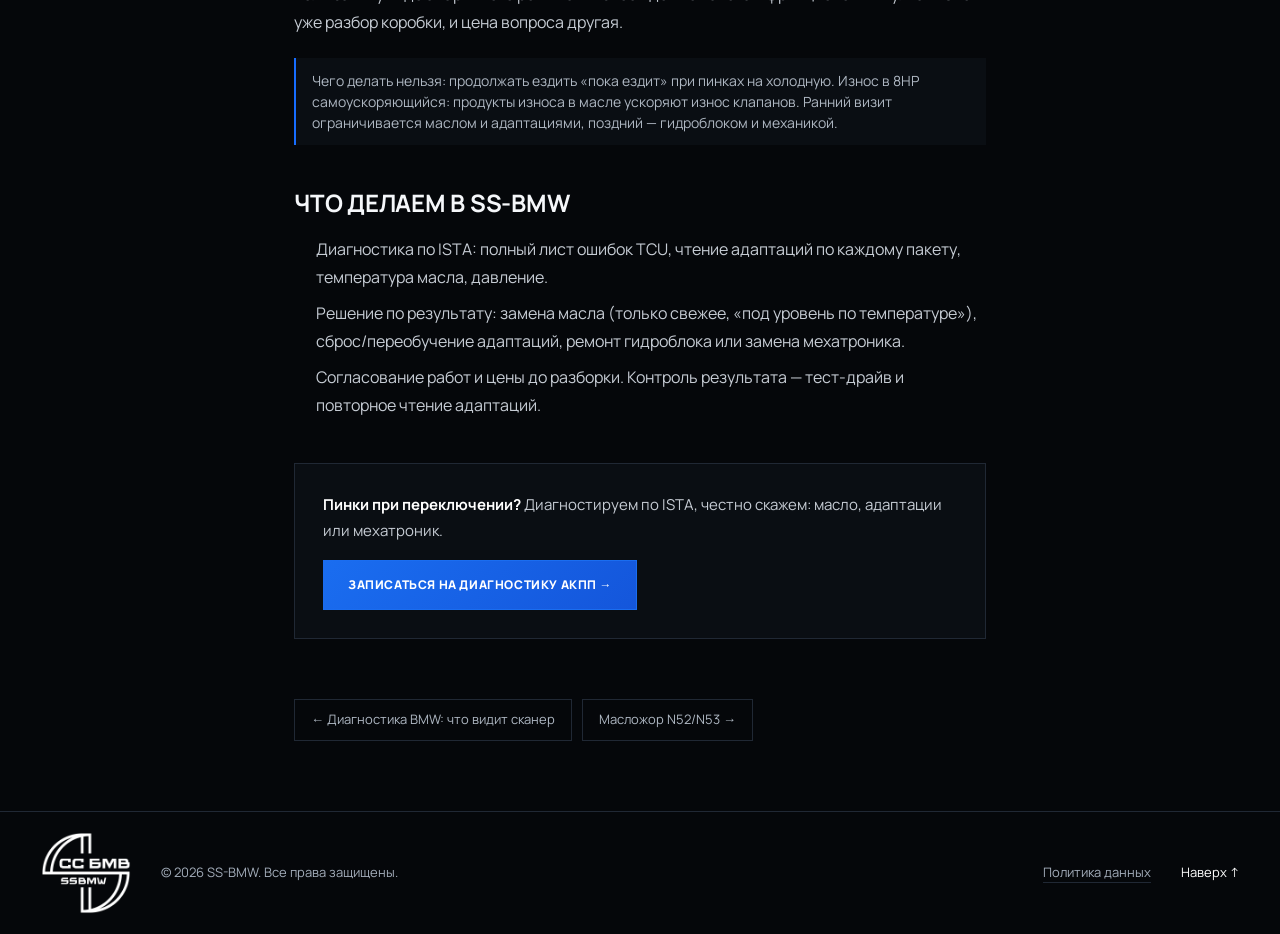
<file: articles/akpp-zf8hp-pinki.html>
<!DOCTYPE html>
<html lang="ru">
<head>
  <meta charset="utf-8">
  <meta name="viewport" content="width=device-width, initial-scale=1">
  <title>Пинки и толчки при переключении АКПП ZF 8HP у BMW: причины и что делать — SS-BMW</title>
  <meta name="description" content="Почему ZF 8HP начинает пинаться: масло и адаптации, соленоиды, мехатроник. Какие симптомы игнорировать нельзя, чем опасна замена масла «позже» и как проходит ремонт в SS-BMW.">
  <link rel="canonical" href="https://ss-bmw.ru/articles/akpp-zf8hp-pinki.html">
  <link rel="stylesheet" href="/css/styles.css?v=8">
  <link rel="stylesheet" href="/articles.css?v=1">
  <meta property="og:type" content="article">
  <meta property="og:site_name" content="SS-BMW">
  <meta property="og:locale" content="ru_RU">
  <meta property="og:title" content="Пинки и толчки при переключении АКПП ZF 8HP: причины и что делать">
  <meta property="og:description" content="От загрязнённого масла до мехатроника: как устроены причины толчков 8HP и почему с ними нельзя тянуть.">
  <meta property="og:url" content="https://ss-bmw.ru/articles/akpp-zf8hp-pinki.html">
  <meta property="og:image" content="https://ss-bmw.ru/assets/brand/og-image.jpg">
  <meta property="og:image:width" content="1200">
  <meta property="og:image:height" content="630">
  <meta name="twitter:card" content="summary_large_image">
  <script type="application/ld+json">
  {
    "@context": "https://schema.org",
    "@type": "Article",
    "headline": "Пинки и толчки при переключении АКПП ZF 8HP у BMW: причины и что делать",
    "datePublished": "2026-11-13",
    "author": {"@type": "Organization", "name": "SS-BMW"},
    "publisher": {"@type": "Organization", "name": "SS-BMW", "url": "https://ss-bmw.ru/"},
    "mainEntityOfPage": "https://ss-bmw.ru/articles/akpp-zf8hp-pinki.html",
    "about": {"@type": "Thing", "name": "АКПП ZF 8HP"}
  }
  </script>
</head>
<body>
  <a class="skip-link" href="#main">Перейти к содержимому</a>

  <header class="header" id="header">
    <a class="brand" href="/" aria-label="SS-BMW — на главную">
      <img src="/assets/brand/logo.webp" alt="" width="400" height="366">
      <span class="brand-name">SS-BMW</span>
    </a>
    <nav class="nav" id="nav" aria-label="Основное меню">
      <a href="/#services">Услуги</a>
      <a href="/#gallery">Галерея</a>
      <a href="/#about">О нас</a>
      <a href="/#faq">Вопросы</a>
      <a href="/#contacts">Контакты</a>
      <a class="nav-cta" href="/#booking">Записаться</a>
    </nav>
    <div class="header-actions">
      <div class="phone-block">
        <a href="tel:+78129092626">+7 (812) 909-26-26</a>
        <small>Вт–Сб 9:00–18:00</small>
      </div>
      <a class="btn btn-outline desktop" href="/#booking">Записаться</a>
      <button class="menu" id="menuBtn" type="button" aria-label="Открыть меню" aria-expanded="false" aria-controls="nav"><i></i><i></i></button>
    </div>
  </header>
  <nav class="crumbs" aria-label="Хлебные крошки"><a href="/">SS-BMW</a> → Знания о BMW → АКПП ZF 8HP</nav>
  <main class="article">
    <p class="eyebrow blue">Знания о BMW</p>
    <h1>Пинки и толчки при переключении АКПП ZF 8HP: причины и что делать</h1>
    <p class="article-meta">13.11.2026 · Чтение ~6 минут · <a href="/">SS-BMW — сервис BMW, Санкт-Петербург</a></p>

    <p class="lead">ZF 8HP — одна из самых надёжных АКПП в истории. Но именно её владельцы чаще всего привозят «с уже поехавшим»: толчки на холодную, пинок при торможении, удар при включении D. Хорошая новость: на ранней стадии всё лечится без «капиталки».</p>

    <h2>Симптомы по мере развития</h2>
    <ol>
      <li><strong>Толчок на холодную при первых переключениях</strong> — исчезает после прогрева. Первый звонок.</li>
      <li><strong>Пинок при сбросе газа / торможении</strong> — особенно с 3-2 и 2-1. Появляются ощущения «раскачки».</li>
      <li><strong>Удар при включении D/R</strong> — уже не только масло: растёт давление управления.</li>
      <li><strong>Ошибки передачи / переход в аварийный режим</strong> — мехатроник фиксирует срыв давления.</li>
    </ol>

    <h2>Причины — от частых к редким</h2>
    <h3>1. Масло: возраст и загрязнение</h3>
    <p>Регулировка переключений в 8HP построена на точном давлении. Старое масло теряет характеристики, продукты износа забивают тонкие каналы гидроблока — клапаны начинают работать «с запаздыванием». Регламентные замены у многих уходят на «пожизненно», что для города с пробками — миф: тяжёлые режимы жгут масло быстрее.</p>
    <h3>2. Адаптации сбились или упёрлись в пределы</h3>
    <p>Коробка постоянно подстраивается под износ. Когда износ растёт, адаптации упираются в пределы коридора — переключения становятся резкими. Чтение адаптаций диагностикой показывает, на какой стадии коробка.</p>
    <h3>3. Электромагнитные клапаны (соленоиды) и мехатроник</h3>
    <p>Износ соленоидов управления давлением и линейного клапана — следующая ступень. Мехатроник меняется в сборе и требует программной привязки, «прошивки» под конкретную коробку.</p>
    <h3>4. Фрикционы и втулки</h3>
    <p>Если затянуть до аварийного режима — износ идёт по пакетам фрикционов и втулкам. Это уже разбор коробки, и цена вопроса другая.</p>

    <div class="note">Чего делать нельзя: продолжать ездить «пока ездит» при пинках на холодную. Износ в 8HP самоускоряющийся: продукты износа в масле ускоряют износ клапанов. Ранний визит ограничивается маслом и адаптациями, поздний — гидроблоком и механикой.</div>

    <h2>Что делаем в SS-BMW</h2>
    <ol>
      <li>Диагностика по ISTA: полный лист ошибок TCU, чтение адаптаций по каждому пакету, температура масла, давление.</li>
      <li>Решение по результату: замена масла (только свежее, «под уровень по температуре»), сброс/переобучение адаптаций, ремонт гидроблока или замена мехатроника.</li>
      <li>Согласование работ и цены до разборки. Контроль результата — тест-драйв и повторное чтение адаптаций.</li>
    </ol>

    <div class="article-cta">
      <p><strong>Пинки при переключении?</strong> Диагностируем по ISTA, честно скажем: масло, адаптации или мехатроник.</p>
      <a class="btn btn-primary" href="/#booking">Записаться на диагностику АКПП →</a>
    </div>
  </main>
  <nav class="article-nav" aria-label="Другие статьи">
    <a href="diagnostika-bmw.html">← Диагностика BMW: что видит сканер</a>
    <a href="n52-n53-maslozhir.html">Масложор N52/N53 →</a>
  </nav>
  <footer><img src="/assets/brand/logo.webp" alt="SS-BMW" width="400" height="366" loading="lazy"><span>© 2026 SS-BMW. Все права защищены.</span><a class="footer-link" href="privacy.html">Политика данных</a><a class="to-top" href="/">Наверх ↑</a></footer>
  <script src="/js/main.js?v=5" defer></script>
</body>
</html>
</file>
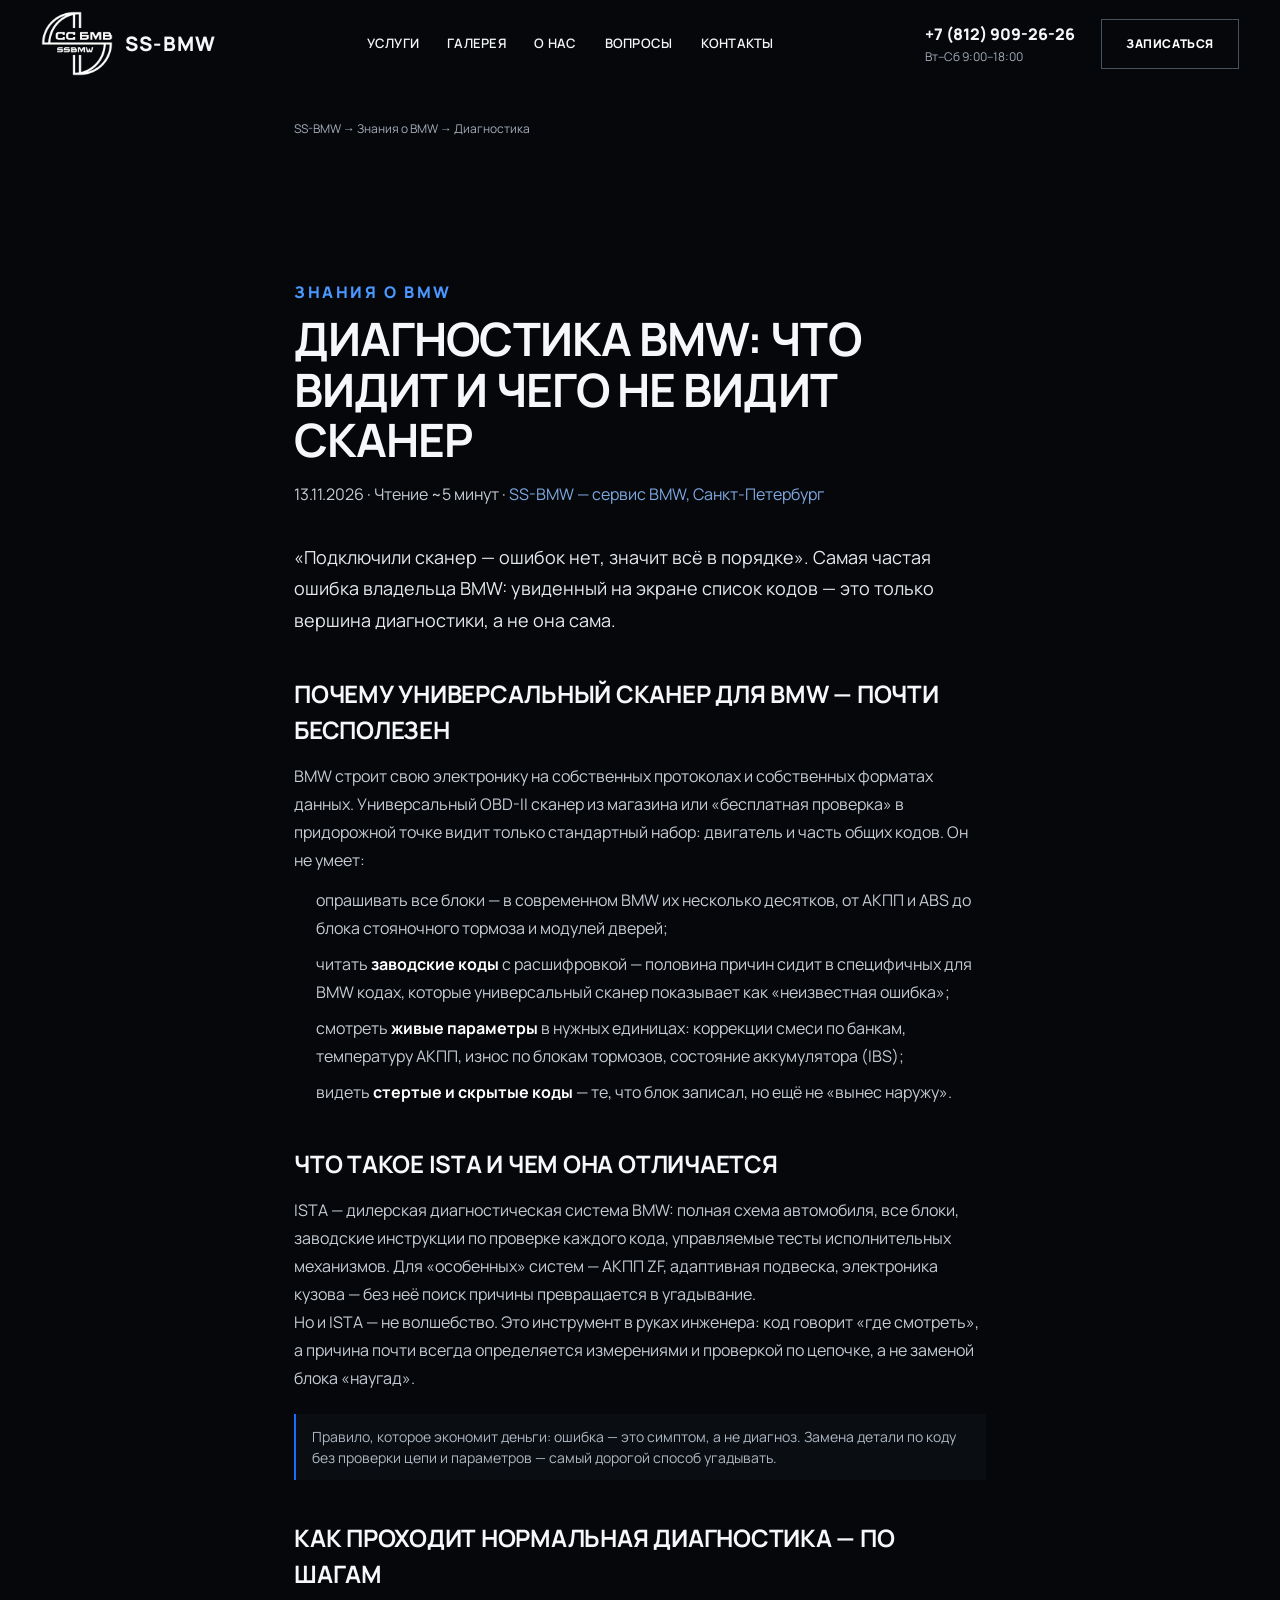
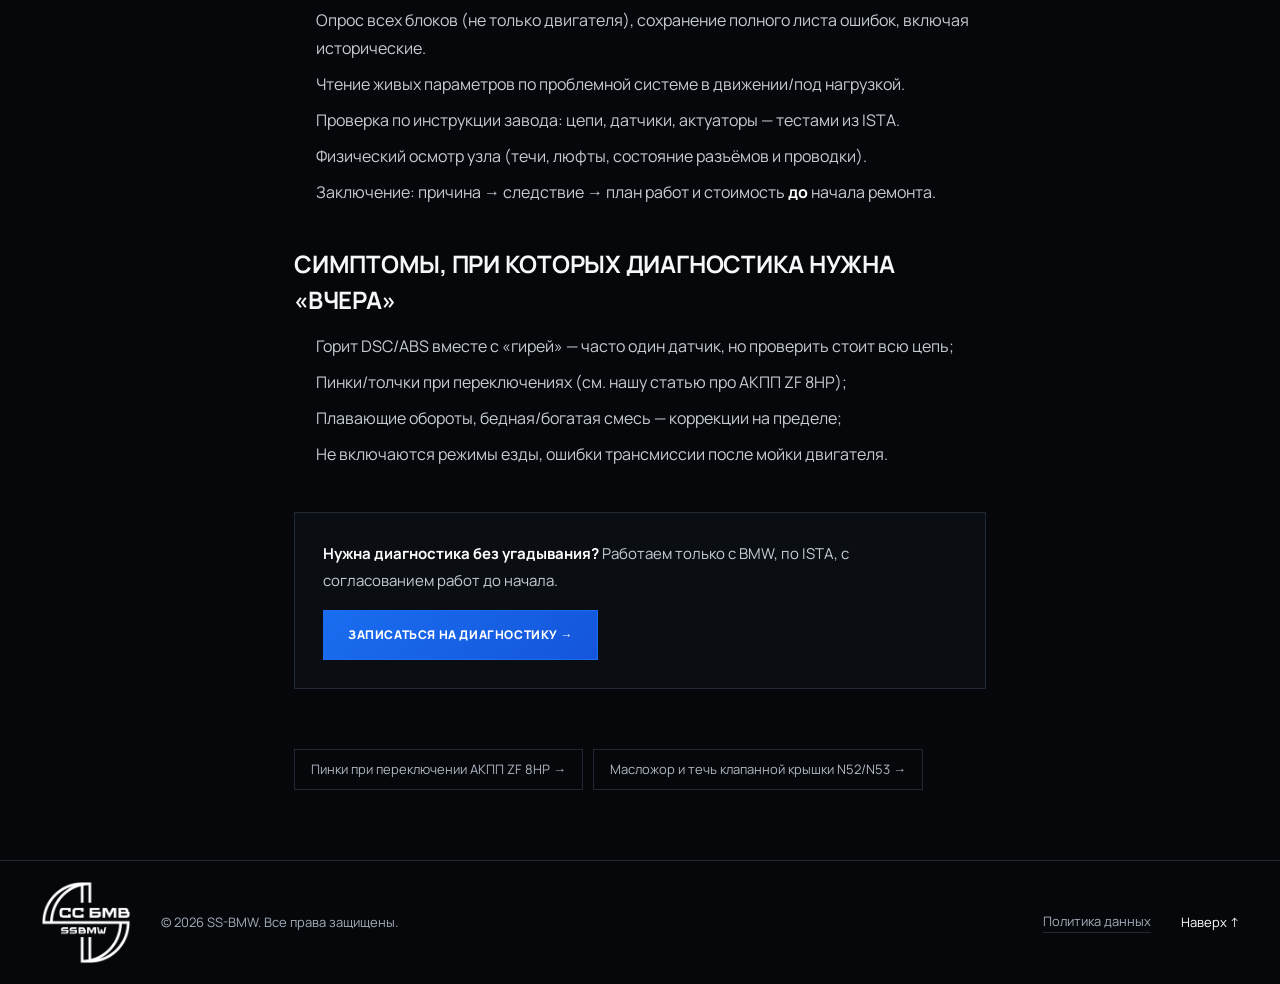
<file: articles/diagnostika-bmw.html>
<!DOCTYPE html>
<html lang="ru">
<head>
  <meta charset="utf-8">
  <meta name="viewport" content="width=device-width, initial-scale=1">
  <title>Диагностика BMW: что видит и чего не видит сканер — SS-BMW</title>
  <meta name="description" content="Почему дешёвая OBD-проверка не находит причины неисправностей BMW: разница между универсальным сканером и ISTA, что реально показывает диагностика и как её проходят в SS-BMW.">
  <link rel="canonical" href="https://ss-bmw.ru/articles/diagnostika-bmw.html">
  <link rel="stylesheet" href="/css/styles.css?v=8">
  <link rel="stylesheet" href="/articles.css?v=1">
  <meta property="og:type" content="article">
  <meta property="og:site_name" content="SS-BMW">
  <meta property="og:locale" content="ru_RU">
  <meta property="og:title" content="Диагностика BMW: что видит и чего не видит сканер">
  <meta property="og:description" content="Разница между универсальным OBD-сканером и ISTA — и почему «ошибок нет» не значит «машина здорова».">
  <meta property="og:url" content="https://ss-bmw.ru/articles/diagnostika-bmw.html">
  <meta property="og:image" content="https://ss-bmw.ru/assets/brand/og-image.jpg">
  <meta property="og:image:width" content="1200">
  <meta property="og:image:height" content="630">
  <meta name="twitter:card" content="summary_large_image">
  <script type="application/ld+json">
  {
    "@context": "https://schema.org",
    "@type": "Article",
    "headline": "Диагностика BMW: что видит и чего не видит сканер",
    "datePublished": "2026-11-13",
    "author": {"@type": "Organization", "name": "SS-BMW"},
    "publisher": {"@type": "Organization", "name": "SS-BMW", "url": "https://ss-bmw.ru/"},
    "mainEntityOfPage": "https://ss-bmw.ru/articles/diagnostika-bmw.html",
    "about": {"@type": "Thing", "name": "Диагностика BMW"}
  }
  </script>
</head>
<body>
  <a class="skip-link" href="#main">Перейти к содержимому</a>

  <header class="header" id="header">
    <a class="brand" href="/" aria-label="SS-BMW — на главную">
      <img src="/assets/brand/logo.webp" alt="" width="400" height="366">
      <span class="brand-name">SS-BMW</span>
    </a>
    <nav class="nav" id="nav" aria-label="Основное меню">
      <a href="/#services">Услуги</a>
      <a href="/#gallery">Галерея</a>
      <a href="/#about">О нас</a>
      <a href="/#faq">Вопросы</a>
      <a href="/#contacts">Контакты</a>
      <a class="nav-cta" href="/#booking">Записаться</a>
    </nav>
    <div class="header-actions">
      <div class="phone-block">
        <a href="tel:+78129092626">+7 (812) 909-26-26</a>
        <small>Вт–Сб 9:00–18:00</small>
      </div>
      <a class="btn btn-outline desktop" href="/#booking">Записаться</a>
      <button class="menu" id="menuBtn" type="button" aria-label="Открыть меню" aria-expanded="false" aria-controls="nav"><i></i><i></i></button>
    </div>
  </header>
  <nav class="crumbs" aria-label="Хлебные крошки"><a href="/">SS-BMW</a> → Знания о BMW → Диагностика</nav>
  <main class="article">
    <p class="eyebrow blue">Знания о BMW</p>
    <h1>Диагностика BMW: что видит и чего не видит сканер</h1>
    <p class="article-meta">13.11.2026 · Чтение ~5 минут · <a href="/">SS-BMW — сервис BMW, Санкт-Петербург</a></p>

    <p class="lead">«Подключили сканер — ошибок нет, значит всё в порядке». Самая частая ошибка владельца BMW: увиденный на экране список кодов — это только вершина диагностики, а не она сама.</p>

    <h2>Почему универсальный сканер для BMW — почти бесполезен</h2>
    <p>BMW строит свою электронику на собственных протоколах и собственных форматах данных. Универсальный OBD-II сканер из магазина или «бесплатная проверка» в придорожной точке видит только стандартный набор: двигатель и часть общих кодов. Он не умеет:</p>
    <ul>
      <li>опрашивать все блоки — в современном BMW их несколько десятков, от АКПП и ABS до блока стояночного тормоза и модулей дверей;</li>
      <li>читать <strong>заводские коды</strong> с расшифровкой — половина причин сидит в специфичных для BMW кодах, которые универсальный сканер показывает как «неизвестная ошибка»;</li>
      <li>смотреть <strong>живые параметры</strong> в нужных единицах: коррекции смеси по банкам, температуру АКПП, износ по блокам тормозов, состояние аккумулятора (IBS);</li>
      <li>видеть <strong>стертые и скрытые коды</strong> — те, что блок записал, но ещё не «вынес наружу».</li>
    </ul>

    <h2>Что такое ISTA и чем она отличается</h2>
    <p>ISTA — дилерская диагностическая система BMW: полная схема автомобиля, все блоки, заводские инструкции по проверке каждого кода, управляемые тесты исполнительных механизмов. Для «особенных» систем — АКПП ZF, адаптивная подвеска, электроника кузова — без неё поиск причины превращается в угадывание.</p>
    <p>Но и ISTA — не волшебство. Это инструмент в руках инженера: код говорит «где смотреть», а причина почти всегда определяется измерениями и проверкой по цепочке, а не заменой блока «наугад».</p>

    <div class="note">Правило, которое экономит деньги: ошибка — это симптом, а не диагноз. Замена детали по коду без проверки цепи и параметров — самый дорогой способ угадывать.</div>

    <h2>Как проходит нормальная диагностика — по шагам</h2>
    <ol>
      <li>Опрос всех блоков (не только двигателя), сохранение полного листа ошибок, включая исторические.</li>
      <li>Чтение живых параметров по проблемной системе в движении/под нагрузкой.</li>
      <li>Проверка по инструкции завода: цепи, датчики, актуаторы — тестами из ISTA.</li>
      <li>Физический осмотр узла (течи, люфты, состояние разъёмов и проводки).</li>
      <li>Заключение: причина → следствие → план работ и стоимость <strong>до</strong> начала ремонта.</li>
    </ol>

    <h2>Симптомы, при которых диагностика нужна «вчера»</h2>
    <ul>
      <li>Горит DSC/ABS вместе с «гирей» — часто один датчик, но проверить стоит всю цепь;</li>
      <li>Пинки/толчки при переключениях (см. нашу статью про АКПП ZF 8HP);</li>
      <li>Плавающие обороты, бедная/богатая смесь — коррекции на пределе;</li>
      <li>Не включаются режимы езды, ошибки трансмиссии после мойки двигателя.</li>
    </ul>

    <div class="article-cta">
      <p><strong>Нужна диагностика без угадывания?</strong> Работаем только с BMW, по ISTA, с согласованием работ до начала.</p>
      <a class="btn btn-primary" href="/#booking">Записаться на диагностику →</a>
    </div>
  </main>
  <nav class="article-nav" aria-label="Другие статьи">
    <a href="akpp-zf8hp-pinki.html">Пинки при переключении АКПП ZF 8HP →</a>
    <a href="n52-n53-maslozhir.html">Масложор и течь клапанной крышки N52/N53 →</a>
  </nav>
  <footer><img src="/assets/brand/logo.webp" alt="SS-BMW" width="400" height="366" loading="lazy"><span>© 2026 SS-BMW. Все права защищены.</span><a class="footer-link" href="privacy.html">Политика данных</a><a class="to-top" href="/">Наверх ↑</a></footer>
  <script src="/js/main.js?v=5" defer></script>
</body>
</html>
</file>
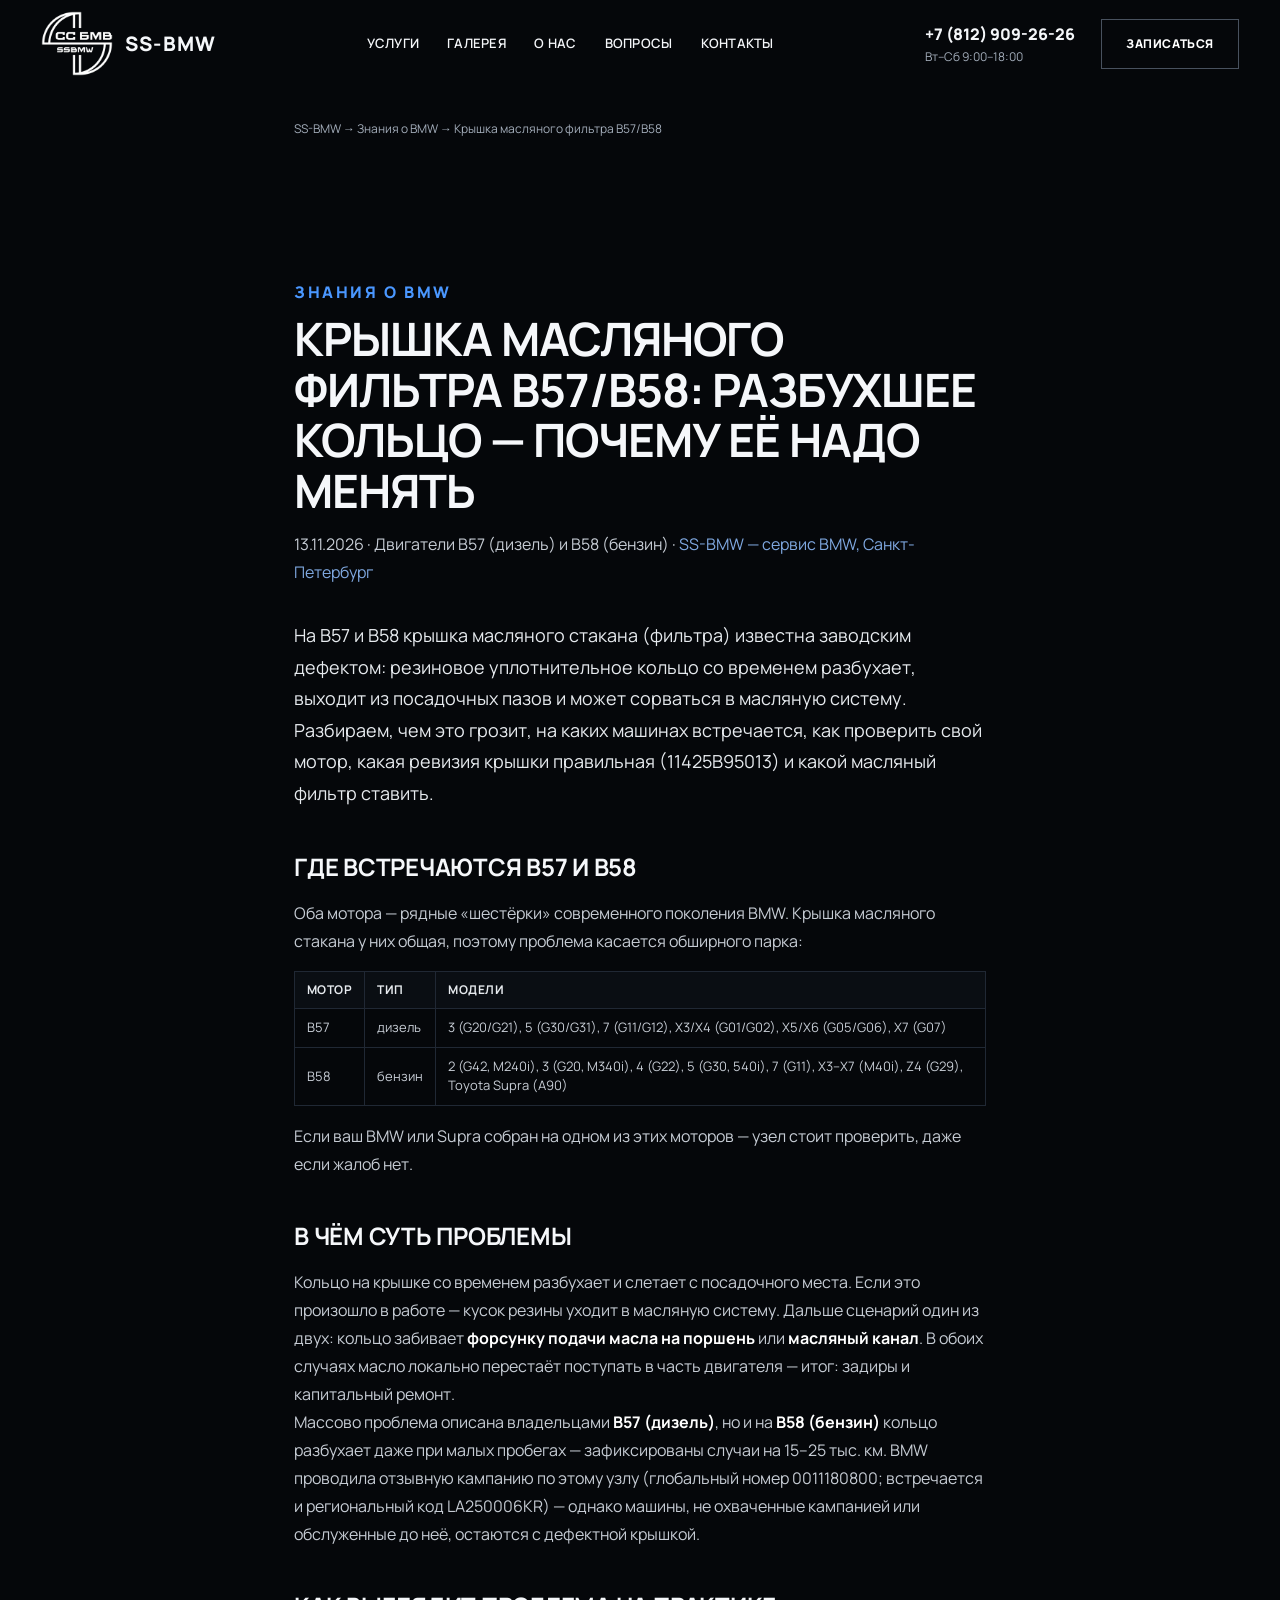
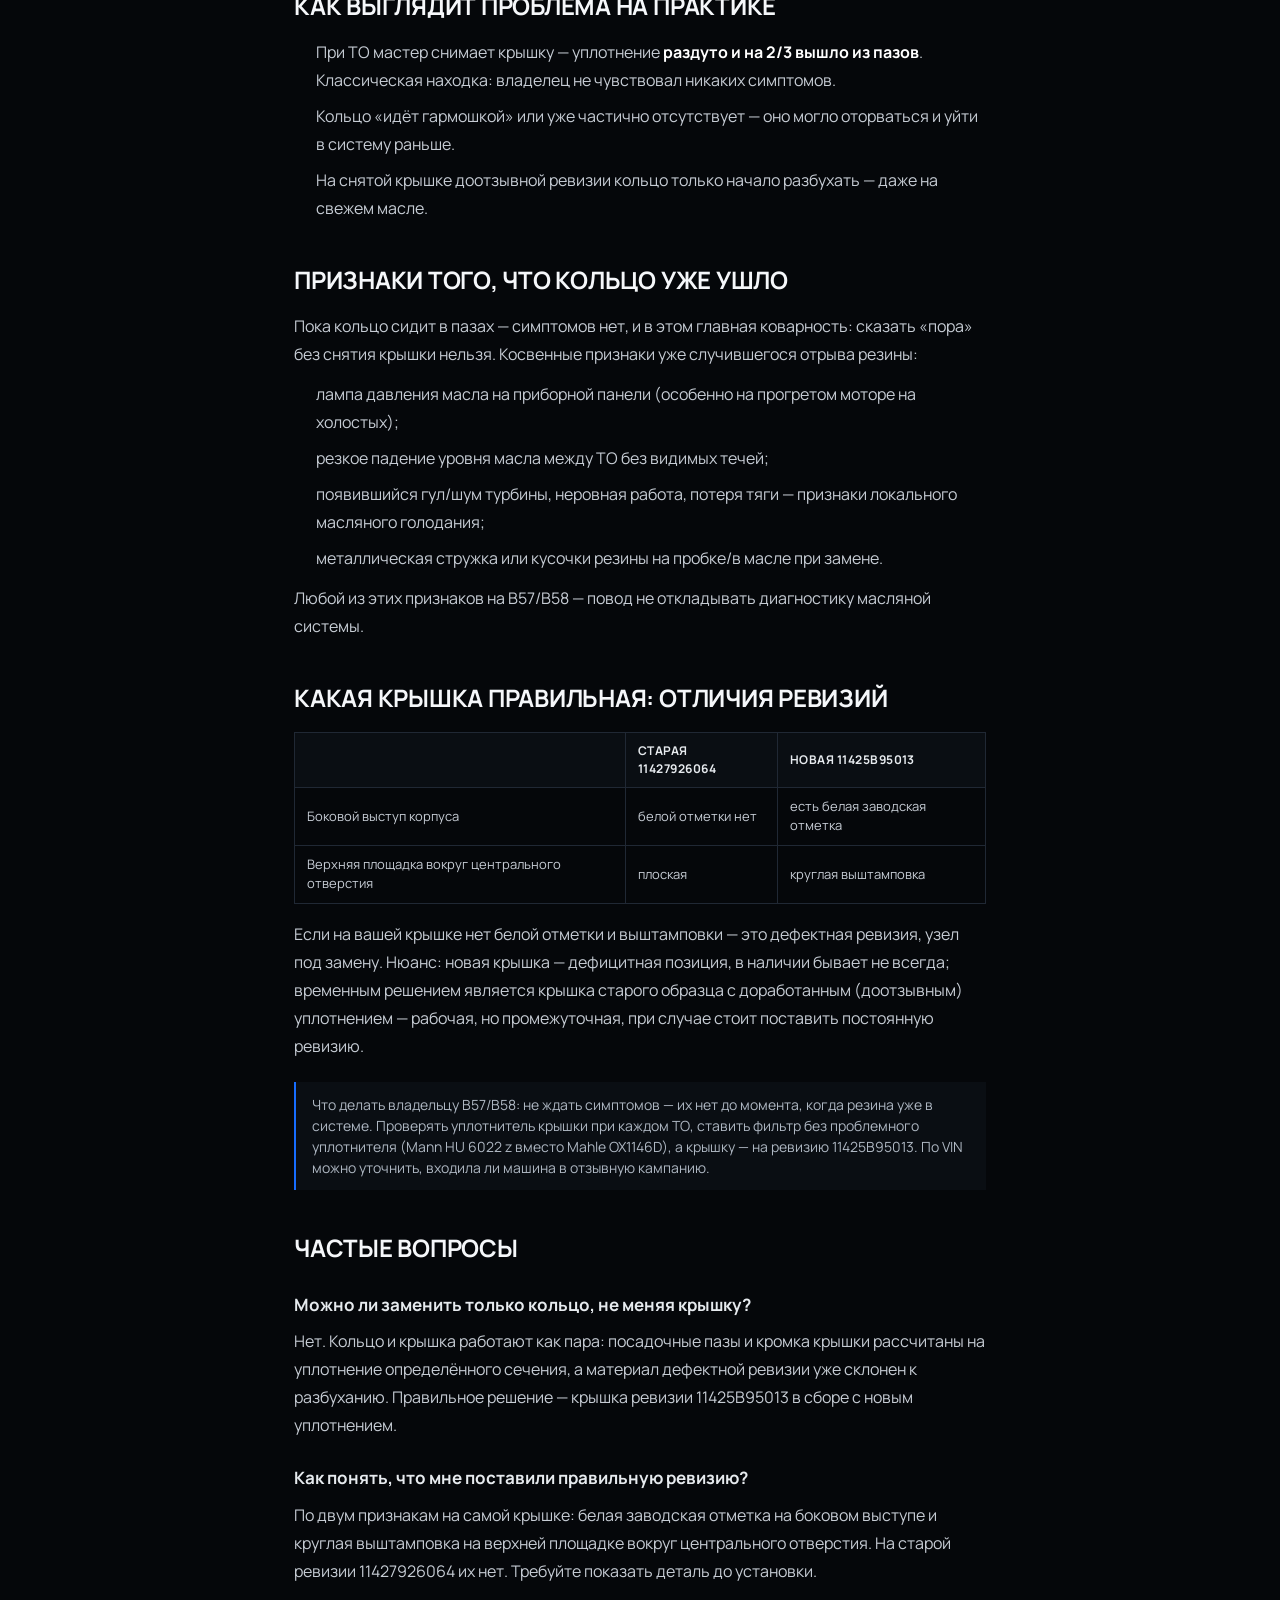
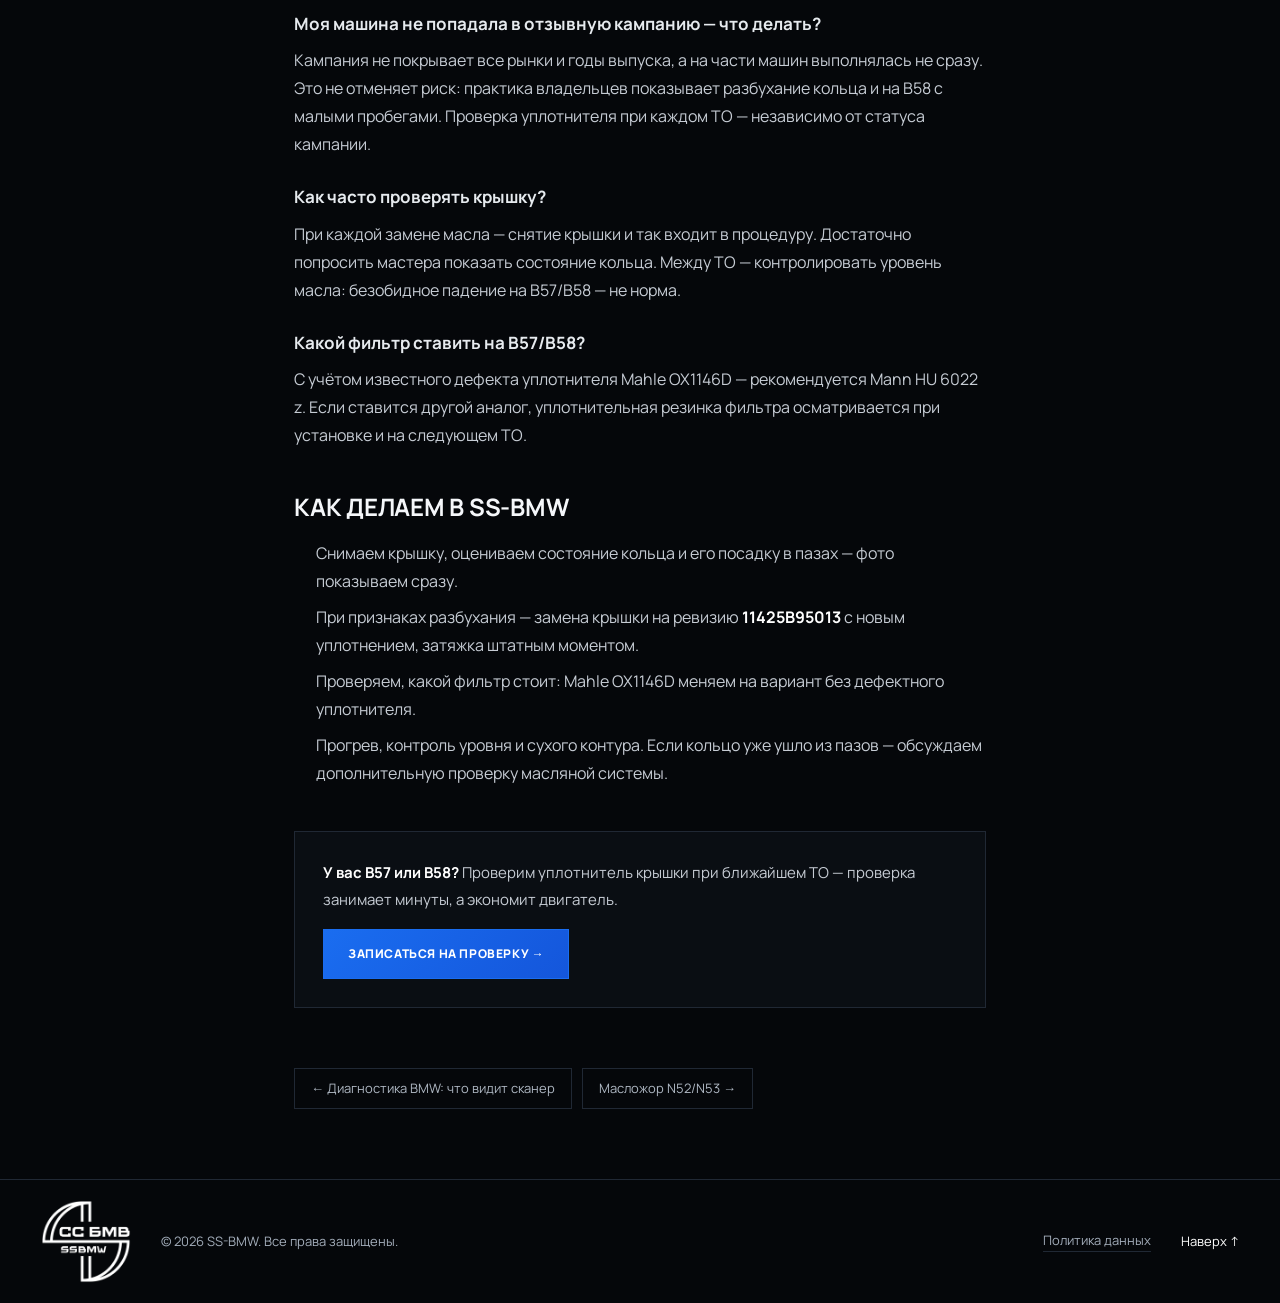
<file: articles/kryshka-maslyanogo-filtra-b57.html>
<!DOCTYPE html>
<html lang="ru">
<head>
  <meta charset="utf-8">
  <meta name="viewport" content="width=device-width, initial-scale=1">
  <title>Крышка масляного фильтра B57/B58: разбухшее кольцо — почему её надо менять — SS-BMW</title>
  <meta name="description" content="Известная проблема моторов BMW B57 и B58: уплотнительное кольцо крышки масляного фильтра разбухает, выходит из пазов и может уйти в масляную систему. Как проверить узел, какая ревизия крышки правильная (11425B95013) и какой фильтр ставить вместо проблемного.">
  <link rel="canonical" href="https://ss-bmw.ru/articles/kryshka-maslyanogo-filtra-b57.html">
  <link rel="stylesheet" href="/css/styles.css?v=11">
  <link rel="stylesheet" href="/articles.css?v=1">
  <meta property="og:type" content="article">
  <meta property="og:site_name" content="SS-BMW">
  <meta property="og:locale" content="ru_RU">
  <meta property="og:title" content="Крышка масляного фильтра B57/B58: разбухшее кольцо — почему её надо менять">
  <meta property="og:description" content="Кольцо крышки масляного стакана на B57/B58 разбухает и уходит в масляную систему. Как проверить, какая ревизия правильная и какой фильтр ставить.">
  <meta property="og:url" content="https://ss-bmw.ru/articles/kryshka-maslyanogo-filtra-b57.html">
  <meta property="og:image" content="https://ss-bmw.ru/assets/brand/og-image.jpg">
  <meta property="og:image:width" content="1200">
  <meta property="og:image:height" content="630">
  <meta name="twitter:card" content="summary_large_image">
  <script type="application/ld+json">
  {
    "@context": "https://schema.org",
    "@type": "Article",
    "headline": "Крышка масляного фильтра B57/B58: разбухшее кольцо — почему её надо менять",
    "datePublished": "2026-11-13",
    "dateModified": "2026-11-14",
    "author": {"@type": "Organization", "name": "SS-BMW"},
    "publisher": {"@type": "Organization", "name": "SS-BMW", "url": "https://ss-bmw.ru/"},
    "mainEntityOfPage": "https://ss-bmw.ru/articles/kryshka-maslyanogo-filtra-b57.html",
    "about": {"@type": "Thing", "name": "Двигатели BMW B57/B58"}
  }
  </script>
  <script type="application/ld+json">
  {
    "@context": "https://schema.org",
    "@type": "FAQPage",
    "mainEntity": [
      {"@type": "Question", "name": "Можно ли заменить только кольцо, не меняя крышку B57/B58?", "acceptedAnswer": {"@type": "Answer", "text": "Нет. Правильное решение — крышка ревизии 11425B95013 в сборе с новым уплотнением."}},
      {"@type": "Question", "name": "Как отличить старую крышку 11427926064 от новой 11425B95013?", "acceptedAnswer": {"@type": "Answer", "text": "У новой ревизии есть белая отметка на боковом выступе и круглая выштамповка на верхней площадке вокруг центрального отверстия."}},
      {"@type": "Question", "name": "Какой масляный фильтр ставить на B57/B58?", "acceptedAnswer": {"@type": "Answer", "text": "Рекомендуется Mann HU 6022 z: у Mahle OX1146D отмечен дефект уплотнителя, который может рваться и попадать в масляную систему."}}
    ]
  }
  </script>
</head>
<body>
  <a class="skip-link" href="#main">Перейти к содержимому</a>

  <header class="header" id="header">
    <a class="brand" href="/" aria-label="SS-BMW — на главную">
      <img src="/assets/brand/logo.webp" alt="" width="400" height="366">
      <span class="brand-name">SS-BMW</span>
    </a>
    <nav class="nav" id="nav" aria-label="Основное меню">
      <a href="/#services">Услуги</a>
      <a href="/#gallery">Галерея</a>
      <a href="/#about">О нас</a>
      <a href="/#faq">Вопросы</a>
      <a href="/#contacts">Контакты</a>
      <a class="nav-cta" href="/#booking">Записаться</a>
    </nav>
    <div class="header-actions">
      <div class="phone-block">
        <a href="tel:+78129092626">+7 (812) 909-26-26</a>
        <small>Вт–Сб 9:00–18:00</small>
      </div>
      <a class="btn btn-outline desktop" href="/#booking">Записаться</a>
      <button class="menu" id="menuBtn" type="button" aria-label="Открыть меню" aria-expanded="false" aria-controls="nav"><i></i><i></i></button>
    </div>
  </header>

  <nav class="crumbs" aria-label="Хлебные крошки"><a href="/">SS-BMW</a> → Знания о BMW → Крышка масляного фильтра B57/B58</nav>
  <main class="article" id="main">
    <p class="eyebrow blue">Знания о BMW</p>
    <h1>Крышка масляного фильтра B57/B58: разбухшее кольцо — почему её надо менять</h1>
    <p class="article-meta">13.11.2026 · Двигатели B57 (дизель) и B58 (бензин) · <a href="/">SS-BMW — сервис BMW, Санкт-Петербург</a></p>

    <p class="lead">На B57 и B58 крышка масляного стакана (фильтра) известна заводским дефектом: резиновое уплотнительное кольцо со временем разбухает, выходит из посадочных пазов и может сорваться в масляную систему. Разбираем, чем это грозит, на каких машинах встречается, как проверить свой мотор, какая ревизия крышки правильная (11425B95013) и какой масляный фильтр ставить.</p>

    <h2>Где встречаются B57 и B58</h2>
    <p>Оба мотора — рядные «шестёрки» современного поколения BMW. Крышка масляного стакана у них общая, поэтому проблема касается обширного парка:</p>
    <table class="tbl">
      <tr><th>Мотор</th><th>Тип</th><th>Модели</th></tr>
      <tr><td>B57</td><td>дизель</td><td>3 (G20/G21), 5 (G30/G31), 7 (G11/G12), X3/X4 (G01/G02), X5/X6 (G05/G06), X7 (G07)</td></tr>
      <tr><td>B58</td><td>бензин</td><td>2 (G42, M240i), 3 (G20, M340i), 4 (G22), 5 (G30, 540i), 7 (G11), X3–X7 (M40i), Z4 (G29), Toyota Supra (A90)</td></tr>
    </table>
    <p>Если ваш BMW или Supra собран на одном из этих моторов — узел стоит проверить, даже если жалоб нет.</p>

<h2>В чём суть проблемы</h2>
    <p>Кольцо на крышке со временем разбухает и слетает с посадочного места. Если это произошло в работе — кусок резины уходит в масляную систему. Дальше сценарий один из двух: кольцо забивает <strong>форсунку подачи масла на поршень</strong> или <strong>масляный канал</strong>. В обоих случаях масло локально перестаёт поступать в часть двигателя — итог: задиры и капитальный ремонт.</p>
    <p>Массово проблема описана владельцами <strong>B57 (дизель)</strong>, но и на <strong>B58 (бензин)</strong> кольцо разбухает даже при малых пробегах — зафиксированы случаи на 15–25 тыс. км. BMW проводила отзывную кампанию по этому узлу (глобальный номер 0011180800; встречается и региональный код LA250006KR) — однако машины, не охваченные кампанией или обслуженные до неё, остаются с дефектной крышкой.</p>

    <h2>Как выглядит проблема на практике</h2>
    <ul>
      <li>При ТО мастер снимает крышку — уплотнение <strong>раздуто и на 2/3 вышло из пазов</strong>. Классическая находка: владелец не чувствовал никаких симптомов.</li>
      <li>Кольцо «идёт гармошкой» или уже частично отсутствует — оно могло оторваться и уйти в систему раньше.</li>
      <li>На снятой крышке доотзывной ревизии кольцо только начало разбухать — даже на свежем масле.</li>
    </ul>
    <h2>Признаки того, что кольцо уже ушло</h2>
    <p>Пока кольцо сидит в пазах — симптомов нет, и в этом главная коварность: сказать «пора» без снятия крышки нельзя. Косвенные признаки уже случившегося отрыва резины:</p>
    <ul>
      <li>лампа давления масла на приборной панели (особенно на прогретом моторе на холостых);</li>
      <li>резкое падение уровня масла между ТО без видимых течей;</li>
      <li>появившийся гул/шум турбины, неровная работа, потеря тяги — признаки локального масляного голодания;</li>
      <li>металлическая стружка или кусочки резины на пробке/в масле при замене.</li>
    </ul>
    <p>Любой из этих признаков на B57/B58 — повод не откладывать диагностику масляной системы.</p>


    <h2>Какая крышка правильная: отличия ревизий</h2>
    <table class="tbl">
      <tr><th></th><th>Старая 11427926064</th><th>Новая 11425B95013</th></tr>
      <tr><td>Боковой выступ корпуса</td><td>белой отметки нет</td><td>есть белая заводская отметка</td></tr>
      <tr><td>Верхняя площадка вокруг центрального отверстия</td><td>плоская</td><td>круглая выштамповка</td></tr>
    </table>
    <p>Если на вашей крышке нет белой отметки и выштамповки — это дефектная ревизия, узел под замену. Нюанс: новая крышка — дефицитная позиция, в наличии бывает не всегда; временным решением является крышка старого образца с доработанным (доотзывным) уплотнением — рабочая, но промежуточная, при случае стоит поставить постоянную ревизию.</p>

    <div class="note">Что делать владельцу B57/B58: не ждать симптомов — их нет до момента, когда резина уже в системе. Проверять уплотнитель крышки при каждом ТО, ставить фильтр без проблемного уплотнителя (Mann HU 6022 z вместо Mahle OX1146D), а крышку — на ревизию 11425B95013. По VIN можно уточнить, входила ли машина в отзывную кампанию.</div>

    <h2>Частые вопросы</h2>
    <h3>Можно ли заменить только кольцо, не меняя крышку?</h3>
    <p>Нет. Кольцо и крышка работают как пара: посадочные пазы и кромка крышки рассчитаны на уплотнение определённого сечения, а материал дефектной ревизии уже склонен к разбуханию. Правильное решение — крышка ревизии 11425B95013 в сборе с новым уплотнением.</p>
    <h3>Как понять, что мне поставили правильную ревизию?</h3>
    <p>По двум признакам на самой крышке: белая заводская отметка на боковом выступе и круглая выштамповка на верхней площадке вокруг центрального отверстия. На старой ревизии 11427926064 их нет. Требуйте показать деталь до установки.</p>
    <h3>Моя машина не попадала в отзывную кампанию — что делать?</h3>
    <p>Кампания не покрывает все рынки и годы выпуска, а на части машин выполнялась не сразу. Это не отменяет риск: практика владельцев показывает разбухание кольца и на B58 с малыми пробегами. Проверка уплотнителя при каждом ТО — независимо от статуса кампании.</p>
    <h3>Как часто проверять крышку?</h3>
    <p>При каждой замене масла — снятие крышки и так входит в процедуру. Достаточно попросить мастера показать состояние кольца. Между ТО — контролировать уровень масла: безобидное падение на B57/B58 — не норма.</p>
    <h3>Какой фильтр ставить на B57/B58?</h3>
    <p>С учётом известного дефекта уплотнителя Mahle OX1146D — рекомендуется Mann HU 6022 z. Если ставится другой аналог, уплотнительная резинка фильтра осматривается при установке и на следующем ТО.</p>

<h2>Как делаем в SS-BMW</h2>
    <ol>
      <li>Снимаем крышку, оцениваем состояние кольца и его посадку в пазах — фото показываем сразу.</li>
      <li>При признаках разбухания — замена крышки на ревизию <strong>11425B95013</strong> с новым уплотнением, затяжка штатным моментом.</li>
      <li>Проверяем, какой фильтр стоит: Mahle OX1146D меняем на вариант без дефектного уплотнителя.</li>
      <li>Прогрев, контроль уровня и сухого контура. Если кольцо уже ушло из пазов — обсуждаем дополнительную проверку масляной системы.</li>
    </ol>

    <div class="article-cta">
      <p><strong>У вас B57 или B58?</strong> Проверим уплотнитель крышки при ближайшем ТО — проверка занимает минуты, а экономит двигатель.</p>
      <a class="btn btn-primary" href="/#booking">Записаться на проверку →</a>
    </div>
  </main>
  <nav class="article-nav" aria-label="Другие статьи">
    <a href="diagnostika-bmw.html">← Диагностика BMW: что видит сканер</a>
    <a href="n52-n53-maslozhir.html">Масложор N52/N53 →</a>
  </nav>
  <footer><img src="/assets/brand/logo.webp" alt="SS-BMW" width="400" height="366" loading="lazy"><span>© 2026 SS-BMW. Все права защищены.</span><a class="footer-link" href="/privacy.html">Политика данных</a><a class="to-top" href="/">Наверх ↑</a></footer>
  <script src="/js/main.js?v=5" defer></script>
</body>
</html>
</file>
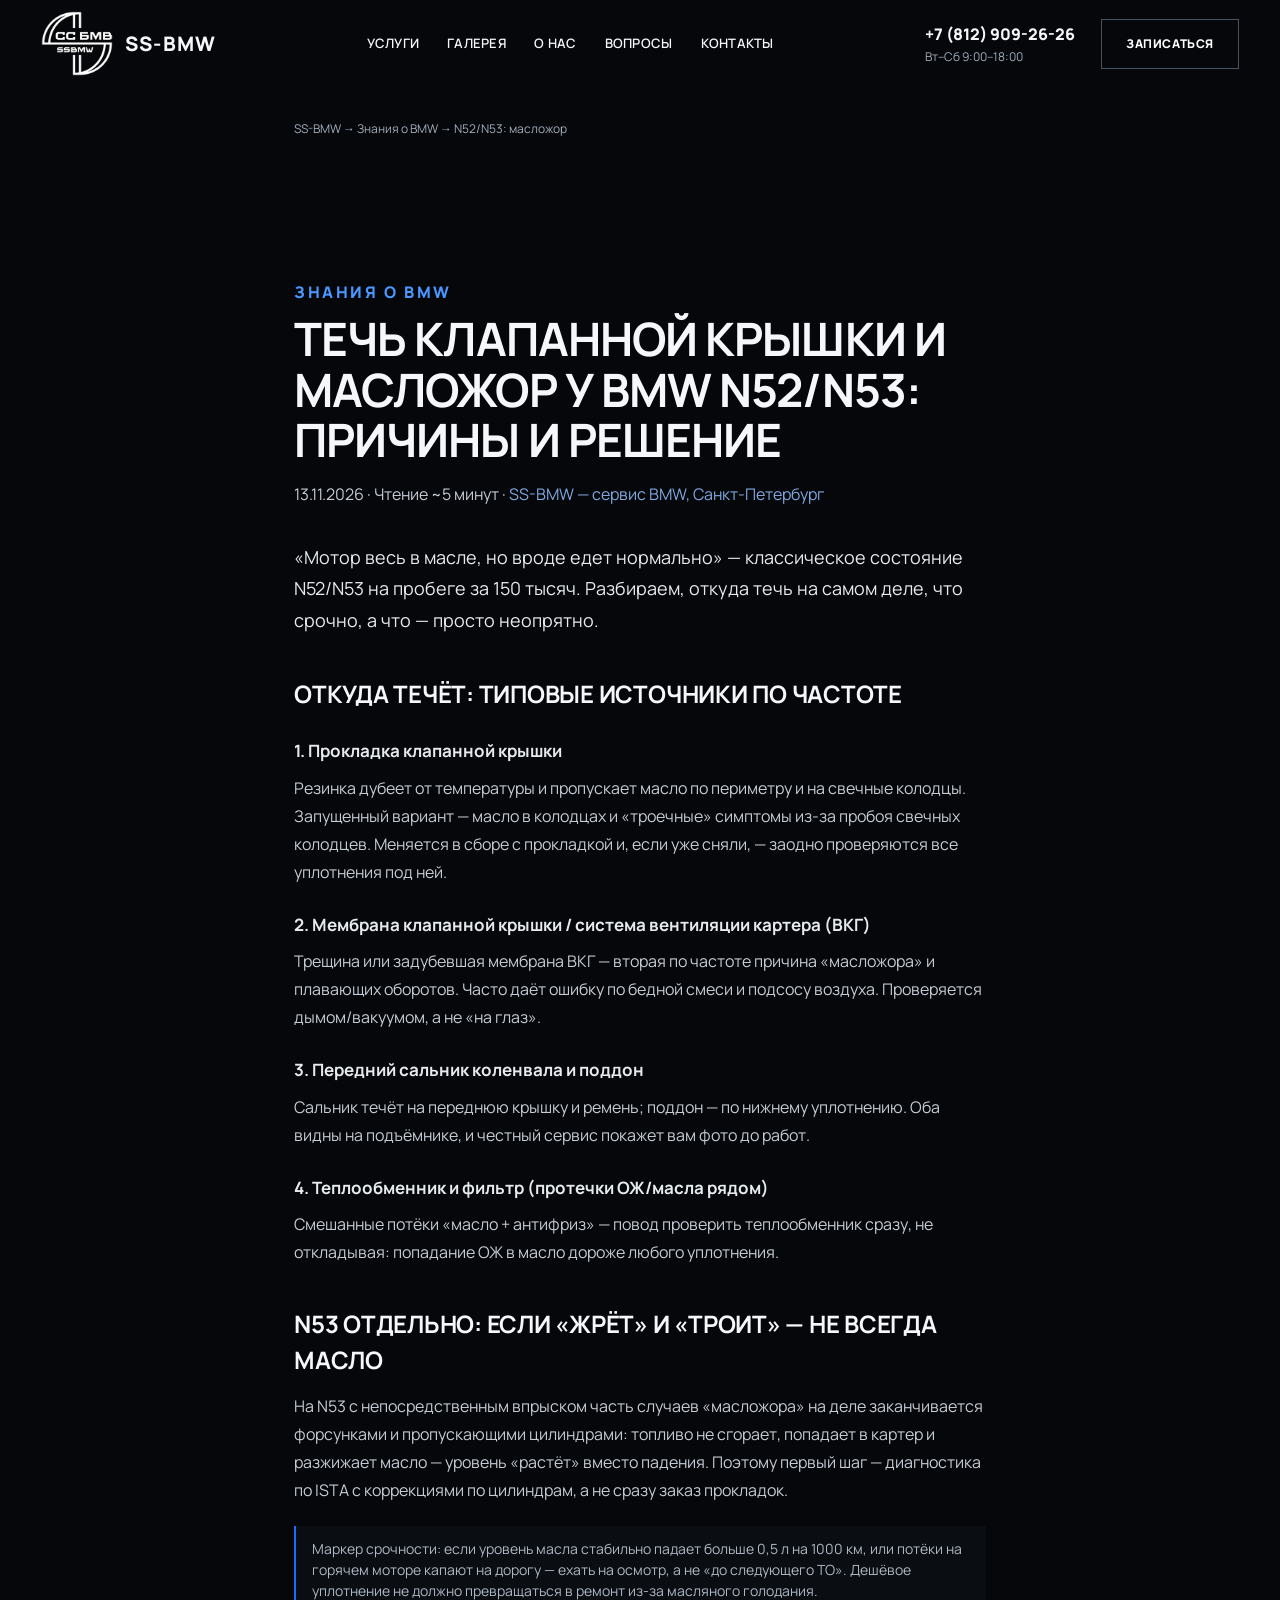
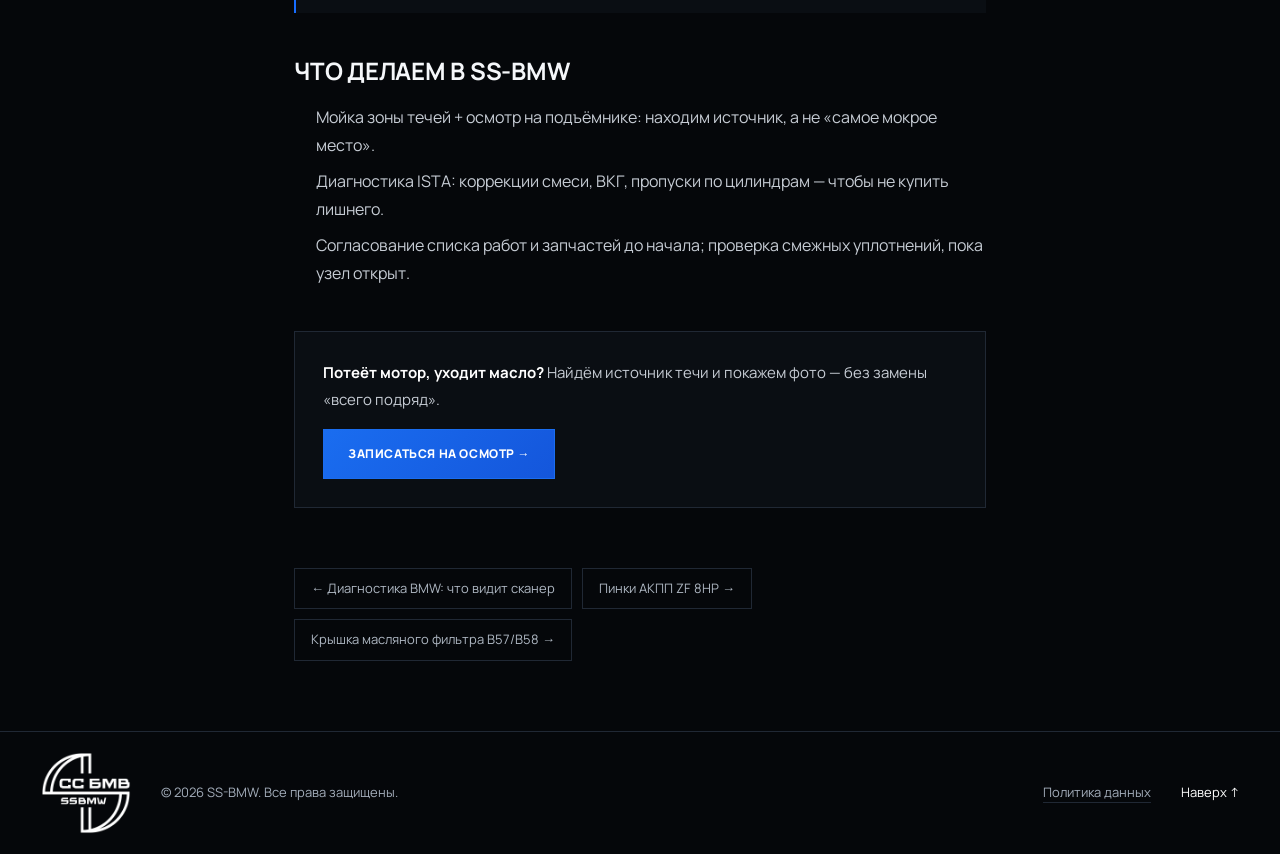
<file: articles/n52-n53-maslozhir.html>
<!DOCTYPE html>
<html lang="ru">
<head>
  <meta charset="utf-8">
  <meta name="viewport" content="width=device-width, initial-scale=1">
  <title>Течь клапанной крышки и масложор у BMW N52/N53: причины и решение — SS-BMW</title>
  <meta name="description" content="Почему у рядных «шестёрок» BMW N52/N53 потеет клапанная крышка и уходит масло: резинка, мембрана ВКГ, форсунки N53. Как отличить безобидное от дорогого и что мы делаем в SS-BMW.">
  <link rel="canonical" href="https://ss-bmw.ru/articles/n52-n53-maslozhir.html">
  <link rel="stylesheet" href="/css/styles.css?v=8">
  <link rel="stylesheet" href="/articles.css?v=1">
  <meta property="og:type" content="article">
  <meta property="og:site_name" content="SS-BMW">
  <meta property="og:locale" content="ru_RU">
  <meta property="og:title" content="Течь клапанной крышки и масложор у BMW N52/N53: причины и решение">
  <meta property="og:description" content="Потевший мотор на «шестёрке» BMW — не приговор. Разбираем источники течей и как не купить лишнего ремонта.">
  <meta property="og:url" content="https://ss-bmw.ru/articles/n52-n53-maslozhir.html">
  <meta property="og:image" content="https://ss-bmw.ru/assets/brand/og-image.jpg">
  <meta property="og:image:width" content="1200">
  <meta property="og:image:height" content="630">
  <meta name="twitter:card" content="summary_large_image">
  <script type="application/ld+json">
  {
    "@context": "https://schema.org",
    "@type": "Article",
    "headline": "Течь клапанной крышки и масложор у BMW N52/N53: причины и решение",
    "datePublished": "2026-11-13",
    "author": {"@type": "Organization", "name": "SS-BMW"},
    "publisher": {"@type": "Organization", "name": "SS-BMW", "url": "https://ss-bmw.ru/"},
    "mainEntityOfPage": "https://ss-bmw.ru/articles/n52-n53-maslozhir.html",
    "about": {"@type": "Thing", "name": "Двигатели BMW N52/N53"}
  }
  </script>
</head>
<body>
  <a class="skip-link" href="#main">Перейти к содержимому</a>

  <header class="header" id="header">
    <a class="brand" href="/" aria-label="SS-BMW — на главную">
      <img src="/assets/brand/logo.webp" alt="" width="400" height="366">
      <span class="brand-name">SS-BMW</span>
    </a>
    <nav class="nav" id="nav" aria-label="Основное меню">
      <a href="/#services">Услуги</a>
      <a href="/#gallery">Галерея</a>
      <a href="/#about">О нас</a>
      <a href="/#faq">Вопросы</a>
      <a href="/#contacts">Контакты</a>
      <a class="nav-cta" href="/#booking">Записаться</a>
    </nav>
    <div class="header-actions">
      <div class="phone-block">
        <a href="tel:+78129092626">+7 (812) 909-26-26</a>
        <small>Вт–Сб 9:00–18:00</small>
      </div>
      <a class="btn btn-outline desktop" href="/#booking">Записаться</a>
      <button class="menu" id="menuBtn" type="button" aria-label="Открыть меню" aria-expanded="false" aria-controls="nav"><i></i><i></i></button>
    </div>
  </header>
  <nav class="crumbs" aria-label="Хлебные крошки"><a href="/">SS-BMW</a> → Знания о BMW → N52/N53: масложор</nav>
  <main class="article">
    <p class="eyebrow blue">Знания о BMW</p>
    <h1>Течь клапанной крышки и масложор у BMW N52/N53: причины и решение</h1>
    <p class="article-meta">13.11.2026 · Чтение ~5 минут · <a href="/">SS-BMW — сервис BMW, Санкт-Петербург</a></p>

    <p class="lead">«Мотор весь в масле, но вроде едет нормально» — классическое состояние N52/N53 на пробеге за 150 тысяч. Разбираем, откуда течь на самом деле, что срочно, а что — просто неопрятно.</p>

    <h2>Откуда течёт: типовые источники по частоте</h2>
    <h3>1. Прокладка клапанной крышки</h3>
    <p>Резинка дубеет от температуры и пропускает масло по периметру и на свечные колодцы. Запущенный вариант — масло в колодцах и «троечные» симптомы из-за пробоя свечных колодцев. Меняется в сборе с прокладкой и, если уже сняли, — заодно проверяются все уплотнения под ней.</p>
    <h3>2. Мембрана клапанной крышки / система вентиляции картера (ВКГ)</h3>
    <p>Трещина или задубевшая мембрана ВКГ — вторая по частоте причина «масложора» и плавающих оборотов. Часто даёт ошибку по бедной смеси и подсосу воздуха. Проверяется дымом/вакуумом, а не «на глаз».</p>
    <h3>3. Передний сальник коленвала и поддон</h3>
    <p>Сальник течёт на переднюю крышку и ремень; поддон — по нижнему уплотнению. Оба видны на подъёмнике, и честный сервис покажет вам фото до работ.</p>
    <h3>4. Теплообменник и фильтр (протечки ОЖ/масла рядом)</h3>
    <p>Смешанные потёки «масло + антифриз» — повод проверить теплообменник сразу, не откладывая: попадание ОЖ в масло дороже любого уплотнения.</p>

    <h2>N53 отдельно: если «жрёт» и «троит» — не всегда масло</h2>
    <p>На N53 с непосредственным впрыском часть случаев «масложора» на деле заканчивается форсунками и пропускающими цилиндрами: топливо не сгорает, попадает в картер и разжижает масло — уровень «растёт» вместо падения. Поэтому первый шаг — диагностика по ISTA с коррекциями по цилиндрам, а не сразу заказ прокладок.</p>

    <div class="note">Маркер срочности: если уровень масла стабильно падает больше 0,5 л на 1000 км, или потёки на горячем моторе капают на дорогу — ехать на осмотр, а не «до следующего ТО». Дешёвое уплотнение не должно превращаться в ремонт из-за масляного голодания.</div>

    <h2>Что делаем в SS-BMW</h2>
    <ol>
      <li>Мойка зоны течей + осмотр на подъёмнике: находим источник, а не «самое мокрое место».</li>
      <li>Диагностика ISTA: коррекции смеси, ВКГ, пропуски по цилиндрам — чтобы не купить лишнего.</li>
      <li>Согласование списка работ и запчастей до начала; проверка смежных уплотнений, пока узел открыт.</li>
    </ol>

    <div class="article-cta">
      <p><strong>Потеёт мотор, уходит масло?</strong> Найдём источник течи и покажем фото — без замены «всего подряд».</p>
      <a class="btn btn-primary" href="/#booking">Записаться на осмотр →</a>
    </div>
  </main>
  <nav class="article-nav" aria-label="Другие статьи">
    <a href="diagnostika-bmw.html">← Диагностика BMW: что видит сканер</a>
    <a href="akpp-zf8hp-pinki.html">Пинки АКПП ZF 8HP →</a>
    <a href="kryshka-maslyanogo-filtra-b57.html">Крышка масляного фильтра B57/B58 →</a>
  </nav>
  <footer><img src="/assets/brand/logo.webp" alt="SS-BMW" width="400" height="366" loading="lazy"><span>© 2026 SS-BMW. Все права защищены.</span><a class="footer-link" href="privacy.html">Политика данных</a><a class="to-top" href="/">Наверх ↑</a></footer>
  <script src="/js/main.js?v=5" defer></script>
</body>
</html>
</file>
<file: css/styles.css>
/* ==========================================================================
   SS-BMW — стили сайта
   Структура файла:
   1. Переменные и сброс      6.  Услуги          11. Запись (форма)
   2. Шрифт                   7.  Как работаем    12. Контакты и подвал
   3. Шапка и меню            8.  Галерея         13. Мобильная панель
   4. Кнопки и общие классы   9.  О нас           14. Адаптив
   5. Hero и преимущества     10. FAQ             15. Доступность
   ========================================================================== */

/* 1. Переменные и сброс ---------------------------------------------------- */
:root {
  --bg: #05070a;
  --panel: #0a0e13;
  --line: #202834;
  --text: #f5f7fa;
  --muted: #a3adba;
  --blue: #176dff;
  --blue-btn: #1565e8; /* заливка кнопок: белый текст ≥ 5:1 */
  --blue-soft: #4a97ff;
  --max: 1440px;
  --pad: clamp(20px, 3.2vw, 48px);
  --header-h: 88px;
  --edge: max(var(--pad), calc((100vw - var(--max)) / 2 + var(--pad)));
}
*, *::before, *::after { box-sizing: border-box; }
html { scroll-behavior: smooth; scroll-padding-top: var(--header-h); -webkit-text-size-adjust: 100%; }
body { margin: 0; background: var(--bg); color: var(--text); font-family: Manrope, "Segoe UI", Arial, sans-serif; line-height: 1.5; -webkit-font-smoothing: antialiased; }
a { color: inherit; text-decoration: none; }
img { display: block; max-width: 100%; height: auto; }
ul, ol { margin: 0; padding: 0; list-style: none; }
h1, h2, h3, p { margin: 0; }
button { font: inherit; color: inherit; }

/* 2. Шрифт (self-hosted, без обращений к Google) -------------------------- */
@font-face {
  font-family: "Manrope"; font-style: normal; font-weight: 200 800; font-display: swap;
  src: url("../assets/fonts/manrope-cyrillic-wght-normal.woff2") format("woff2-variations");
  unicode-range: U+0301, U+0400-045F, U+0490-0491, U+04B0-04B1, U+2116;
}
@font-face {
  font-family: "Manrope"; font-style: normal; font-weight: 200 800; font-display: swap;
  src: url("../assets/fonts/manrope-latin-wght-normal.woff2") format("woff2-variations");
  unicode-range: U+0000-00FF, U+0131, U+0152-0153, U+02BB-02BC, U+02C6, U+02DA, U+02DC, U+0304, U+0308, U+0329, U+2000-206F, U+20AC, U+2122, U+2191, U+2193, U+2212, U+2215, U+FEFF, U+FFFD;
}

/* 3. Шапка и меню ---------------------------------------------------------- */
.header {
  position: fixed; inset: 0 0 auto 0; z-index: 50; height: var(--header-h);
  display: flex; align-items: center; gap: 40px; padding: 0 var(--edge);
  border-bottom: 1px solid transparent; transition: background .3s, border-color .3s;
}
.header.scrolled { background: rgba(4, 6, 9, .97); border-color: var(--line); }
.brand { display: flex; align-items: center; gap: 12px; flex: none; }
.brand img { width: 72px; height: auto; }
.brand-name { font-weight: 800; font-size: 20px; letter-spacing: .06em; }
.nav { display: flex; gap: clamp(18px, 2.2vw, 34px); margin: auto; font-size: 13px; font-weight: 600; text-transform: uppercase; letter-spacing: .02em; }
.nav a { position: relative; padding: 6px 0; }
.nav a::after { content: ""; position: absolute; left: 0; right: 100%; bottom: -2px; height: 2px; background: var(--blue); transition: right .3s; }
.nav a:hover::after, .nav a.active::after { right: 0; }
.nav-cta { display: none; }
.header-actions { display: flex; align-items: center; gap: 26px; flex: none; }
.phone-block { display: grid; gap: 2px; }
.phone-block a { font-weight: 800; font-size: 16px; white-space: nowrap; }
.phone-block small { color: var(--muted); font-size: 12px; }
.menu { display: none; width: 44px; height: 44px; padding: 0; background: none; border: 1px solid #3a4450; cursor: pointer; place-content: center; gap: 6px; }
.menu i { display: block; width: 22px; height: 2px; background: #fff; transition: transform .3s; }
.menu[aria-expanded="true"] i:first-child { transform: translateY(4px) rotate(45deg); }
.menu[aria-expanded="true"] i:last-child { transform: translateY(-4px) rotate(-45deg); }

/* 4. Кнопки и общие классы ------------------------------------------------- */
.btn {
  min-height: 50px; padding: 0 24px; border: 1px solid #48515e; background: transparent; color: #fff;
  display: inline-flex; align-items: center; justify-content: center; gap: 18px;
  text-transform: uppercase; font-size: 12px; font-weight: 800; letter-spacing: .05em; cursor: pointer;
  transition: transform .25s, border-color .25s, background .25s;
}
.btn:hover { transform: translateY(-2px); border-color: #fff; }
.btn em { font-style: normal; }
.btn-primary { background: linear-gradient(135deg, #1a6df0, #1456db); border-color: #1a6df0; }
.btn-primary:hover { box-shadow: 0 10px 28px rgba(23, 109, 255, .38); }
.btn-dark { background: rgba(2, 4, 7, .62); }
.eyebrow { text-transform: uppercase; letter-spacing: .16em; font-size: 12px; font-weight: 800; color: #c3ccd7; }
.eyebrow.blue { color: var(--blue-soft); }
.section { max-width: var(--max); margin: auto; padding: clamp(64px, 8vw, 110px) var(--pad); }
.section-head { display: flex; align-items: flex-end; justify-content: space-between; gap: 24px; margin-bottom: 40px; }
.section h2 { font-size: clamp(30px, 3.2vw, 52px); line-height: 1.06; text-transform: uppercase; letter-spacing: -.02em; margin-top: 10px; }
.hint { color: var(--muted); font-size: 13px; }
.sr-only { position: absolute; width: 1px; height: 1px; margin: -1px; padding: 0; overflow: hidden; clip: rect(0 0 0 0); white-space: nowrap; border: 0; }
a[href^="tel:"] { white-space: nowrap; }

/* 5. Hero и преимущества --------------------------------------------------- */
.hero { position: relative; min-height: 720px; height: 100vh; max-height: 1000px; display: flex; align-items: center; overflow: hidden; }
.hero-bg, .hero-bg img { position: absolute; inset: 0; width: 100%; height: 100%; }
.hero-bg img { object-fit: cover; object-position: 60% 55%; }
.hero-shade { position: absolute; inset: 0; background: linear-gradient(90deg, rgba(2,3,5,.96) 0%, rgba(2,3,5,.72) 34%, rgba(2,3,5,.1) 68%, rgba(2,3,5,.35) 100%), linear-gradient(0deg, var(--bg) 0%, transparent 32%); }
.hero-content { position: relative; z-index: 2; margin-left: var(--edge); max-width: 760px; min-width: 0; padding-top: 70px; }
.hero h1 { font-size: clamp(42px, 5.4vw, 86px); line-height: .98; text-transform: uppercase; margin: 18px 0 20px; letter-spacing: -.04em; font-weight: 600; }
.hero h1 span { font-weight: 800; }
.lead { font-size: clamp(17px, 1.4vw, 20px); color: #cfd4db; }
.hero-tags { display: flex; flex-wrap: wrap; align-items: center; gap: 10px 0; margin: 30px 0; text-transform: uppercase; font-size: 12px; font-weight: 700; letter-spacing: .04em; }
.hero-tags li + li::before { content: ""; display: inline-block; width: 5px; height: 5px; border-radius: 50%; background: var(--blue); margin: 0 16px; vertical-align: middle; }
.hero-buttons { display: flex; gap: 16px; flex-wrap: wrap; }
.scroll { position: absolute; bottom: 30px; left: var(--edge); z-index: 2; text-transform: uppercase; font-size: 10px; letter-spacing: .1em; color: #b6bec8; writing-mode: vertical-rl; }
.scroll span { display: block; height: 55px; width: 1px; background: #667180; margin: 12px auto 0; }

.benefits { max-width: var(--max); margin: auto; display: grid; grid-template-columns: repeat(6, 1fr); border-top: 1px solid var(--line); border-bottom: 1px solid var(--line); }
.benefits article { padding: 32px 22px; border-right: 1px solid var(--line); }
.benefits article:last-child { border-right: 0; }
.ico { width: 30px; height: 30px; margin-bottom: 18px; fill: none; stroke: var(--blue-soft); stroke-width: 1.5; stroke-linecap: round; stroke-linejoin: round; }
.benefits article { min-width: 0; }
.benefits h3 { overflow-wrap: anywhere; hyphens: auto; font-size: 13px; text-transform: uppercase; letter-spacing: .02em; margin-bottom: 8px; }
.benefits p { color: var(--muted); font-size: 13px; line-height: 1.55; }

/* 6. Услуги ---------------------------------------------------------------- */
.service-grid { display: grid; grid-template-columns: repeat(3, 1fr); gap: 12px; }
.service-card { position: relative; display: block; min-height: 400px; overflow: hidden; border: 1px solid var(--line); background: #0b0f14; }
.service-card img { position: absolute; inset: 0; width: 100%; height: 100%; object-fit: cover; transition: transform .6s, filter .6s; filter: saturate(.9); }
.service-card::after { content: ""; position: absolute; inset: 0; background: linear-gradient(0deg, rgba(3,5,8,.96) 0%, rgba(3,5,8,.55) 38%, rgba(3,5,8,.05) 70%); }
.service-card:hover img { transform: scale(1.06); filter: saturate(1.1); }
.service-card > div { position: absolute; z-index: 2; inset: auto 0 0 0; padding: 26px; }
.service-card span { color: var(--blue-soft); font-size: 12px; font-weight: 800; letter-spacing: .1em; }
.service-card h3 { text-transform: uppercase; font-size: 18px; margin: 6px 0 8px; letter-spacing: .01em; }
.service-card .price { display: inline-block; margin-top: 8px; padding: 4px 10px; border: 1px solid #2d82ff; color: #fff; font-size: 13px; font-weight: 700; }
.service-card p { font-size: 14px; color: #c0c7d1; line-height: 1.5; max-width: 38ch; }
.service-card .more { display: inline-block; margin-top: 14px; font-size: 12px; text-transform: uppercase; letter-spacing: .06em; color: #fff; opacity: .0; transform: translateY(6px); transition: .3s; }
.service-card:hover .more, .service-card:focus-visible .more { opacity: 1; transform: none; }
.services-note { margin-top: 28px; color: var(--muted); }
.services-note a { color: #fff; border-bottom: 1px solid var(--blue); }

/* 7. Как работаем ---------------------------------------------------------- */
.process { border-top: 1px solid var(--line); }
.steps { display: grid; grid-template-columns: repeat(4, 1fr); gap: 0; counter-reset: s; border: 1px solid var(--line); }
.steps li { padding: 32px 28px 36px; border-right: 1px solid var(--line); position: relative; }
.steps li:last-child { border-right: 0; }
.steps span { display: grid; place-items: center; width: 42px; height: 42px; border: 1px solid var(--blue); color: var(--blue-soft); font-weight: 800; margin-bottom: 22px; }
.steps h3 { text-transform: uppercase; font-size: 16px; margin-bottom: 10px; }
.steps p { color: var(--muted); font-size: 14px; line-height: 1.65; }

/* 8. Галерея --------------------------------------------------------------- */
.gallery { border-top: 1px solid var(--line); }
.gallery-grid { display: grid; grid-template-columns: 2fr 1fr; grid-template-rows: repeat(2, minmax(220px, 17vw)); gap: 10px; }
.gallery-grid figure { margin: 0; overflow: hidden; background: #0b0f14; }
.gallery-grid .wide { grid-row: 1 / 3; }
.gallery-grid button { display: block; width: 100%; height: 100%; padding: 0; border: 0; background: none; cursor: zoom-in; }
.gallery-grid img { width: 100%; height: 100%; object-fit: cover; filter: saturate(.85); transition: transform .6s, filter .6s; }
.gallery-grid figure:hover img { transform: scale(1.04); filter: saturate(1.1); }
.lightbox { padding: 0; border: 0; background: transparent; max-width: 96vw; max-height: 94vh; overflow: visible; color: #fff; }
.lightbox::backdrop { background: rgba(0, 0, 0, .88); }
.lightbox img { max-width: 96vw; max-height: 90vh; width: auto; height: auto; margin: auto; }
.lb-nav { position: fixed; top: 50%; transform: translateY(-50%); width: 52px; height: 52px; font-size: 24px; background: rgba(5, 7, 10, .8); border: 1px solid #48515e; cursor: pointer; z-index: 2; }
.lb-prev { left: 16px; }
.lb-next { right: 16px; }
.lb-nav:hover, .lb-close:hover { border-color: #fff; }
.lb-count { position: fixed; left: 0; right: 0; bottom: 14px; text-align: center; font-size: 13px; color: #c3ccd7; margin: 0; }
.lb-close { position: fixed; top: 16px; right: 16px; width: 44px; height: 44px; font-size: 28px; line-height: 1; background: #05070a; border: 1px solid #48515e; cursor: pointer; z-index: 2; }

/* 9. О нас ----------------------------------------------------------------- */
.about { display: grid; grid-template-columns: .9fr 1.1fr; gap: clamp(32px, 5vw, 70px); align-items: center; border-top: 1px solid var(--line); }
.about-copy > p:not(.eyebrow) { color: var(--muted); line-height: 1.8; max-width: 650px; margin-top: 22px; }
.about-photo img { width: 100%; height: 520px; object-fit: cover; object-position: 60% center; border: 1px solid var(--line); }
.stats { display: grid; grid-template-columns: repeat(3, 1fr); gap: 18px; margin-top: 44px; }
.stats div { border-left: 2px solid var(--blue); padding-left: 16px; }
.stats strong { display: block; font-size: 26px; }
.stats span { font-size: 12px; color: var(--muted); text-transform: uppercase; letter-spacing: .03em; }

/* 10. FAQ ------------------------------------------------------------------ */
.faq { border-top: 1px solid var(--line); }
.faq-list { max-width: 900px; border-top: 1px solid var(--line); }
.faq details { border-bottom: 1px solid var(--line); }
.faq summary { cursor: pointer; list-style: none; padding: 22px 48px 22px 0; font-weight: 700; font-size: 18px; position: relative; }
.faq summary::-webkit-details-marker { display: none; }
.faq summary::after { content: "+"; position: absolute; right: 6px; top: 50%; transform: translateY(-50%); font-size: 28px; font-weight: 400; color: var(--blue-soft); transition: transform .3s; }
.faq details[open] summary::after { transform: translateY(-50%) rotate(45deg); }
.faq details p { color: var(--muted); line-height: 1.75; padding: 0 48px 24px 0; max-width: 72ch; }

/* 11. Запись (форма) ------------------------------------------------------- */
.booking { display: grid; grid-template-columns: .8fr 1.2fr; gap: clamp(32px, 6vw, 80px); background: var(--panel); border: 1px solid var(--line); margin-block: 0; }
.booking > div > p:not(.eyebrow) { color: var(--muted); line-height: 1.7; margin-top: 18px; }
.booking-alt a { color: #fff; border-bottom: 1px solid var(--blue); }
.booking form { display: grid; grid-template-columns: 1fr 1fr; gap: 20px; align-content: start; }
.booking label { display: grid; gap: 8px; }
.booking label > span { font-size: 12px; font-weight: 700; text-transform: uppercase; letter-spacing: .04em; color: #b4bdc8; }
.booking .full, .booking form .btn, .form-status { grid-column: 1 / -1; }
.booking input:not([type="checkbox"]), .booking select, .booking textarea {
  width: 100%; min-height: 52px; background: #06080b; color: #fff; border: 1px solid #2c3541; border-radius: 0; padding: 0 15px; font: inherit; font-size: 16px;
}
.booking textarea { padding: 14px 15px; resize: vertical; }
.booking select { appearance: none; background-image: linear-gradient(45deg, transparent 50%, #9aa4b2 50%), linear-gradient(135deg, #9aa4b2 50%, transparent 50%); background-position: calc(100% - 22px) 50%, calc(100% - 16px) 50%; background-size: 6px 6px; background-repeat: no-repeat; padding-right: 40px; }
.booking input:focus, .booking select:focus, .booking textarea:focus { outline: 2px solid var(--blue); outline-offset: 0; border-color: var(--blue); }
.booking input.invalid { border-color: #ff5a5f; }
.booking label.check { display: flex; align-items: flex-start; gap: 12px; cursor: pointer; }
.booking label.check span { text-transform: none; letter-spacing: 0; font-weight: 500; font-size: 14px; color: var(--muted); line-height: 1.45; }
.booking label.check a { color: #fff; border-bottom: 1px solid var(--blue); }
.booking label.check input { width: 20px; height: 20px; margin: 1px 0 0; accent-color: var(--blue); flex: none; }
.hp { position: absolute; left: -9999px; width: 1px; height: 1px; opacity: 0; }
.form-status { min-height: 1.5em; font-size: 14px; color: var(--muted); }
.form-status.ok { color: #5fd38d; }
.form-status.err { color: #ff8085; }
.form-status a { color: #fff; border-bottom: 1px solid var(--blue); }

/* 12. Контакты и подвал ---------------------------------------------------- */
.contacts { max-width: var(--max); margin: 0 auto 30px; display: grid; grid-template-columns: .75fr 1.25fr; border: 1px solid var(--line); border-top: 0; }
.contact-main { padding: clamp(28px, 3vw, 45px); display: flex; flex-direction: column; align-items: flex-start; gap: 14px; }
.contact-main img { width: 150px; margin-bottom: 8px; }
.contact-main p, .contact-main address { color: var(--muted); font-style: normal; line-height: 1.6; }
.contact-main > a:not(.btn) { font-size: 20px; font-weight: 700; }
.contact-main .hours { color: #fff; font-weight: 600; }
.route { margin-top: 10px; display: flex; flex-wrap: wrap; gap: 10px; }
.socials { display: flex; flex-wrap: wrap; gap: 10px; }
.map { background: #0b0f14; min-height: 420px; }
.map a { display: block; height: 100%; }
.map img { width: 100%; height: 100%; min-height: 420px; object-fit: cover; border: 0; filter: grayscale(1) invert(.9) contrast(.9); }
footer { max-width: var(--max); margin: auto; border-top: 1px solid var(--line); min-height: 90px; display: flex; align-items: center; gap: 30px; padding: 20px var(--pad); color: var(--muted); font-size: 13px; }
footer img { width: 90px; }
footer a { color: #fff; }
.footer-link { margin-left: auto; color: var(--muted); border-bottom: 1px solid var(--line); }
.footer-link:hover { color: #fff; }

/* 13. Мобильная панель быстрой связи -------------------------------------- */
.dock { display: none; }

/* Появление при прокрутке (включается только если работает JS) */
.reveal { animation: reveal .9s .1s both; }
.js .fade-in { opacity: 0; transform: translateY(24px); transition: opacity .8s, transform .8s; }
.js .fade-in.visible { opacity: 1; transform: none; }
@keyframes reveal { from { opacity: 0; transform: translateY(22px); } to { opacity: 1; transform: none; } }

/* 14. Адаптив -------------------------------------------------------------- */
@media (max-width: 1180px) {
  :root { --header-h: 72px; }
  .brand img { width: 56px; }
  .brand-name { font-size: 18px; }
  .phone-block small, .desktop { display: none; }
  .menu { display: grid; }
  .header-actions { margin-left: auto; gap: 16px; }
  .nav { display: none; position: fixed; inset: var(--header-h) 0 auto 0; margin: 0; flex-direction: column; gap: 0; padding: 10px var(--pad) 28px; background: rgba(5, 7, 10, .98); border-bottom: 1px solid var(--line); font-size: 15px; }
  .nav.open { display: flex; }
  .nav a { padding: 16px 0; border-bottom: 1px solid var(--line); }
  .nav a::after { display: none; }
  .nav-cta { display: block; margin-top: 18px; padding: 16px !important; text-align: center; background: var(--blue-btn); border: 0 !important; font-weight: 800; }
  .benefits { grid-template-columns: repeat(3, 1fr); }
  .benefits article:nth-child(3n) { border-right: 0; }
  .benefits article:nth-child(-n+3) { border-bottom: 1px solid var(--line); }
  .steps { grid-template-columns: 1fr 1fr; }
  .steps li:nth-child(2) { border-right: 0; }
  .steps li:nth-child(-n+2) { border-bottom: 1px solid var(--line); }
  .about, .booking, .contacts { grid-template-columns: 1fr; }
  .about-photo img { height: 420px; }
}
@media (max-width: 900px) {
  .service-grid { grid-template-columns: 1fr 1fr; }
  .service-card { min-height: 360px; }
  .service-card .more { opacity: 1; transform: none; }
}
@media (max-width: 700px) {
  body { padding-bottom: 64px; }
  .hero { min-height: 640px; height: auto; padding: 120px 0 90px; }
  .hero-bg img { object-position: 68% center; }
  .hero-shade { background: linear-gradient(90deg, rgba(2,3,5,.94), rgba(2,3,5,.45)), linear-gradient(0deg, var(--bg), transparent 40%); }
  .hero-content { padding-top: 0; margin-right: var(--pad); max-width: calc(100vw - 2 * var(--pad)); }
  .hero h1 { font-size: clamp(27px, 8.2vw, 44px); letter-spacing: -.03em; overflow-wrap: anywhere; }
  .hero .eyebrow { font-size: 11px; letter-spacing: .12em; line-height: 1.6; }
  .hero-tags li + li::before { margin: 0 10px; }
  .hero-buttons { flex-direction: column; align-items: stretch; }
  .scroll { display: none; }
  .phone-block { display: none; }
  .benefits { grid-template-columns: 1fr 1fr; }
  .benefits h3 { font-size: 12px; }
  .benefits article { padding: 24px 16px; border-right: 1px solid var(--line) !important; border-bottom: 1px solid var(--line) !important; }
  .benefits article:nth-child(2n) { border-right: 0 !important; }
  .benefits article:nth-last-child(-n+2) { border-bottom: 0 !important; }
  .section-head { flex-direction: column; align-items: flex-start; }
  .service-grid { grid-template-columns: 1fr; }
  .service-card { min-height: 340px; }
  .steps { grid-template-columns: 1fr; }
  .steps li { border-right: 0 !important; border-bottom: 1px solid var(--line); padding: 24px 22px; }
  .steps li:last-child { border-bottom: 0; }
  .gallery-grid { grid-template-columns: 1fr 1fr; grid-template-rows: 240px 160px; }
  .gallery-grid .wide { grid-column: 1 / 3; grid-row: auto; }
  .hint { display: none; }
  .about-photo img { height: 300px; }
  .stats { grid-template-columns: 1fr; gap: 14px; }
  .faq summary { font-size: 16px; }
  .booking { margin: 0 var(--pad); padding: 34px 20px; }
  .booking form { grid-template-columns: 1fr; }
  .contacts { margin: 30px var(--pad) 20px; }
  .contact-main { padding: 28px 20px; }
  .map, .map img { min-height: 320px; }
  footer { flex-wrap: wrap; gap: 14px 24px; }
  .footer-link { margin-left: 0; }
  .to-top { margin-left: auto; }
  .lb-nav { top: auto; bottom: 14px; transform: none; }
  .lb-count { bottom: 28px; }
  .dock { display: grid; grid-template-columns: 1fr 1fr 1.2fr; position: fixed; inset: auto 0 0 0; z-index: 60; background: rgba(5, 7, 10, .96); backdrop-filter: blur(12px); -webkit-backdrop-filter: blur(12px); border-top: 1px solid var(--line); padding-bottom: env(safe-area-inset-bottom); }
  .dock a { display: grid; place-items: center; min-height: 56px; font-size: 13px; font-weight: 800; text-transform: uppercase; letter-spacing: .03em; border-right: 1px solid var(--line); }
  .dock a.primary { background: var(--blue-btn); border: 0; }
}

@media (max-width: 360px) {
  .hero h1 { font-size: 23px; }
  .hero-buttons .btn { padding: 0 14px; }
}

/* 15. Доступность ---------------------------------------------------------- */
.skip-link { position: fixed; left: 12px; top: -60px; z-index: 200; background: #fff; color: #000; padding: 12px 18px; font-weight: 700; transition: top .2s; }
.skip-link:focus { top: 12px; }
:focus-visible { outline: 2px solid var(--blue-soft); outline-offset: 3px; }
@media (prefers-reduced-motion: reduce) {
  html { scroll-behavior: auto; }
  *, *::before, *::after { animation: none !important; transition: none !important; }
  .js .fade-in { opacity: 1; transform: none; }
}

/* 16. Юридические страницы (privacy.html) ---------------------------------- */
.legal { max-width: 860px; padding-top: calc(var(--header-h) + 56px); }
.legal h1 { font-size: clamp(28px, 4vw, 44px); line-height: 1.1; text-transform: uppercase; letter-spacing: -.02em; margin: 10px 0 8px; }
.legal .updated { color: var(--muted); font-size: 14px; margin-bottom: 34px; }
.legal h2 { font-size: 20px; text-transform: none; letter-spacing: 0; margin: 34px 0 10px; }
.legal p, .legal li { color: #c3cad4; line-height: 1.75; }
.legal ul { list-style: disc; padding-left: 22px; }
.legal a { color: #fff; border-bottom: 1px solid var(--blue); }

/* Блок доверия: рейтинг + отзывы */
.trust { max-width: var(--max); margin: 0 auto; padding: 70px 3vw; border-top: 1px solid var(--line); }
.trust-grid { display: grid; grid-template-columns: 260px repeat(3, 1fr); gap: 10px; margin-top: 30px; }
.trust-score { border: 1px solid #2d82ff; background: #0a1017; padding: 24px; display: grid; gap: 6px; align-content: start; }
.score-num { font-size: 44px; font-weight: 800; line-height: 1; }
.score-stars { color: #ffb800; font-size: 18px; letter-spacing: 2px; }
.score-sub { color: var(--muted); font-size: 12px; }
.score-badge { margin-top: 10px; font-size: 12px; color: #ffd34d; }
.trust-quote { margin: 0; border: 1px solid var(--line); background: #070a0e; padding: 20px; display: grid; gap: 10px; align-content: start; }
.trust-quote figcaption { color: #5b86c9; font-size: 12px; text-transform: uppercase; letter-spacing: .08em; }
.trust-quote blockquote { margin: 0; color: #b0b7c1; font-size: 13px; line-height: 1.6; }
@media(max-width:1100px){ .trust-grid { grid-template-columns: 1fr; } }

/* Таблица в статьях */
.article .tbl { width: 100%; border-collapse: collapse; margin: 16px 0; font-size: 13px; }
.article .tbl th, .article .tbl td { border: 1px solid var(--line); padding: 9px 12px; text-align: left; color: #c6ccd4; }
.article .tbl th { background: #0a0e13; color: #e6eaee; font-size: 12px; text-transform: uppercase; letter-spacing: .04em; }
</file>
<file: articles.css>
/* Статьи: типографика поверх тёмной темы сайта */
.article { max-width: 820px; margin: 0 auto; padding: 140px 5vw 60px; }
.article .eyebrow { margin-bottom: 8px; }
.article h1 { font-size: clamp(30px, 4vw, 46px); line-height: 1.1; text-transform: uppercase; letter-spacing: -.02em; margin: 0 0 14px; }
.article-meta { color: var(--muted); font-size: 12px; margin-bottom: 34px; }
.article-meta a { color: #7fa8e0; }
.article p, .article li { color: #c6ccd4; line-height: 1.75; font-size: 16px; }
.article p.lead { font-size: 18px; color: #e6eaee; }
.article h2 { font-size: 24px; margin: 40px 0 14px; text-transform: uppercase; letter-spacing: -.01em; }
.article h3 { font-size: 17px; margin: 26px 0 10px; color: #e6eaee; }
.article ul, .article ol { padding-left: 22px; margin: 12px 0; }
.article li { margin-bottom: 8px; }
.article strong { color: #fff; }
.article .note { border-left: 2px solid var(--blue); padding: 12px 16px; background: #0a0e13; margin: 22px 0; font-size: 14px; color: #aeb7c2; }
.article-cta { border: 1px solid var(--line); background: #0a0e13; padding: 28px; margin: 44px 0 0; display: flex; flex-wrap: wrap; gap: 16px; align-items: center; justify-content: space-between; }
.article-cta p { margin: 0; font-size: 15px; }
.article-nav { max-width: 820px; margin: 0 auto; padding: 0 5vw 70px; display: flex; flex-wrap: wrap; gap: 10px; }
.article-nav a { border: 1px solid var(--line); padding: 10px 16px; font-size: 13px; color: #aeb7c2; transition: .25s; }
.article-nav a:hover { border-color: #48515e; color: #fff; }
.crumbs { max-width: 820px; margin: 0 auto; padding: 120px 5vw 0; color: var(--muted); font-size: 12px; }
.crumbs a { color: var(--muted); }
.crumbs a:hover { color: #fff; }
.hub { max-width: var(--max); margin: 0 auto; padding: 70px 3vw; border-top: 1px solid var(--line); }
.hub-grid { display: grid; grid-template-columns: repeat(3, 1fr); gap: 10px; margin-top: 30px; }
.hub-card { border: 1px solid var(--line); padding: 22px; display: grid; gap: 10px; align-content: start; transition: .25s; background: #070a0e; }
.hub-card:hover { border-color: #48515e; transform: translateY(-2px); }
.hub-card span { color: #5b86c9; font-size: 11px; text-transform: uppercase; letter-spacing: .08em; }
.hub-card h3 { margin: 0; font-size: 15px; text-transform: uppercase; line-height: 1.35; }
.hub-card p { margin: 0; color: var(--muted); font-size: 12px; line-height: 1.55; }
@media(max-width:1100px){ .hub-grid { grid-template-columns: 1fr; } .article { padding-top: 110px; } .crumbs { padding-top: 95px; } }
</file>
